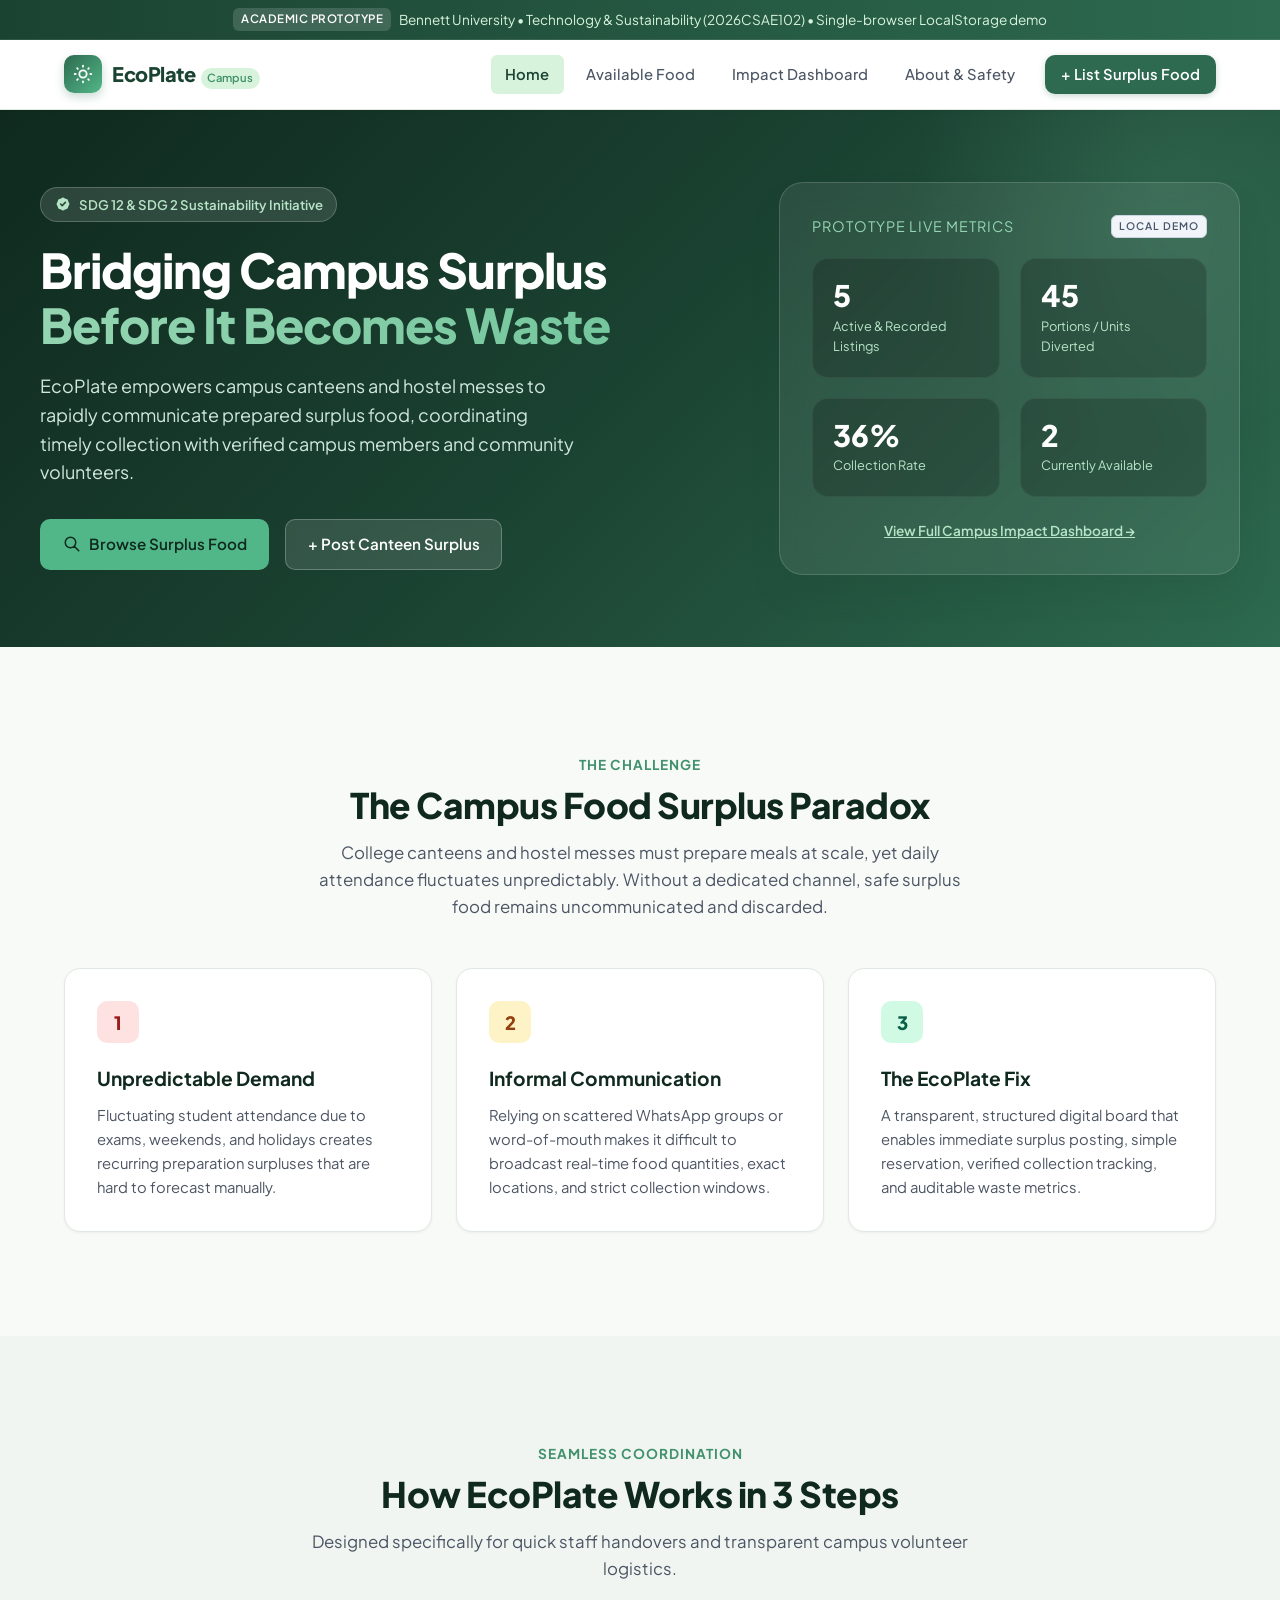
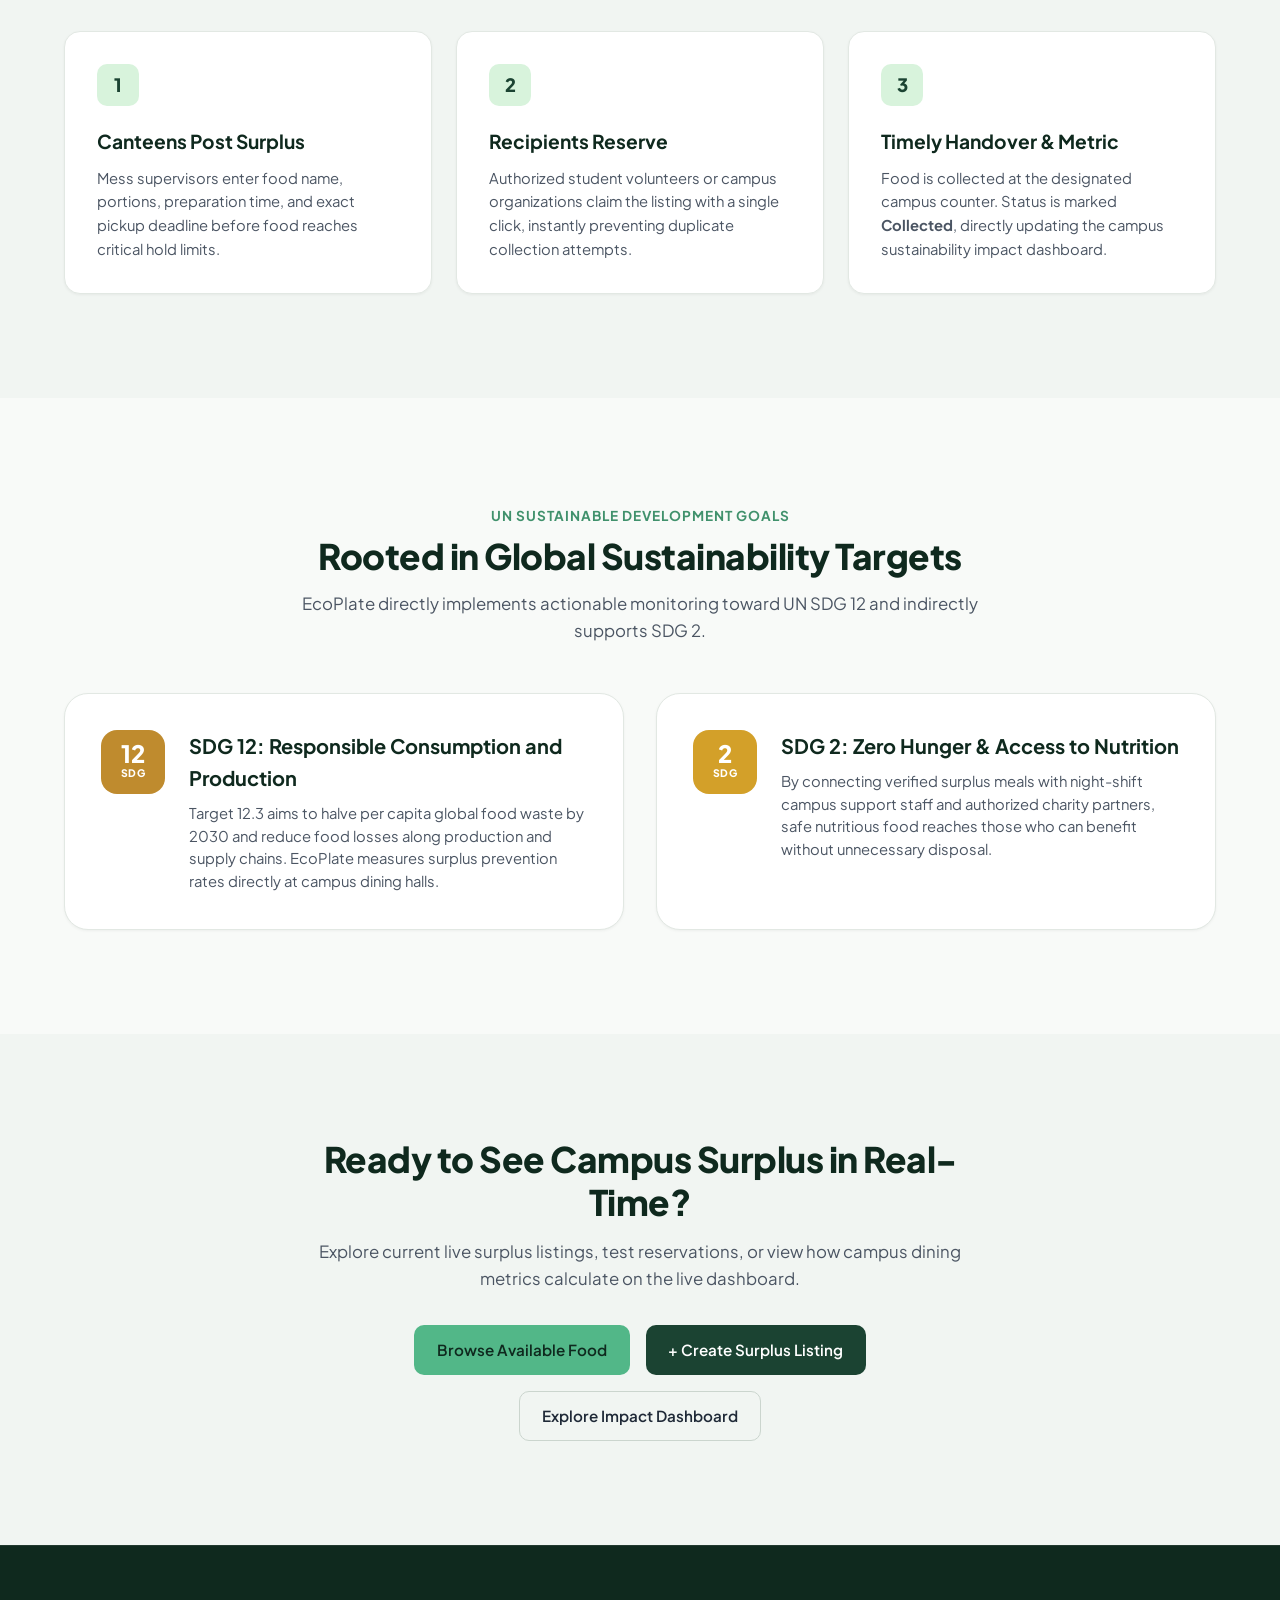
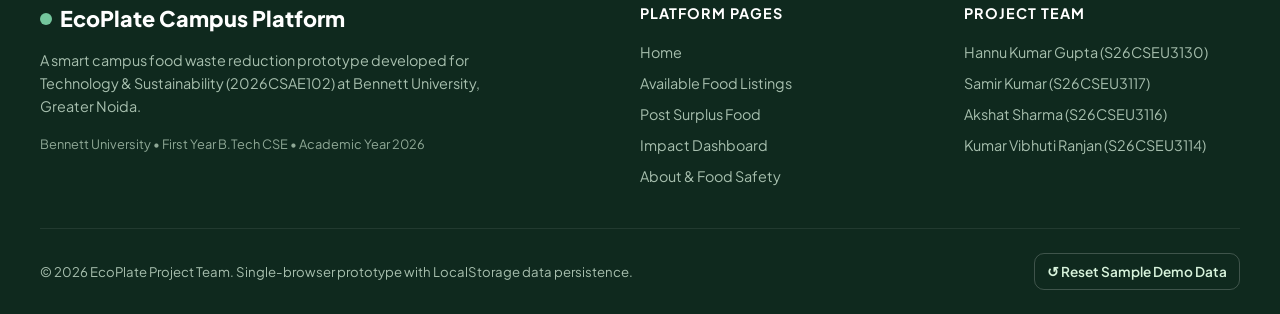
<file: index.html>
<!DOCTYPE html>
<html lang="en">
<head>
  <meta charset="UTF-8">
  <meta name="viewport" content="width=device-width, initial-scale=1.0">
  <title>EcoPlate — Smart Campus Food Waste Reduction Platform | Bennett University</title>
  <meta name="description" content="EcoPlate coordinates surplus food from Bennett University canteens and messes with authorized student volunteers and collection drives to minimize food waste.">
  
  <!-- Google Fonts: Plus Jakarta Sans -->
  <link rel="preconnect" href="https://fonts.googleapis.com">
  <link rel="preconnect" href="https://fonts.gstatic.com" crossorigin>
  <link href="https://fonts.googleapis.com/css2?family=Plus+Jakarta+Sans:wght@400;500;600;700;800&display=swap" rel="stylesheet">
  
  <!-- Main Stylesheet -->
  <link rel="stylesheet" href="css/styles.css">
</head>
<body>

  <!-- Academic Prototype Disclaimer Banner -->
  <div class="safety-banner">
    <strong>Academic Prototype</strong>
    <span>Bennett University • Technology & Sustainability (2026CSAE102) • Single-browser LocalStorage demo</span>
  </div>

  <!-- Header Navigation -->
  <header class="site-header">
    <div class="nav-container">
      <a href="index.html" class="brand-link" id="navBrand">
        <div class="brand-icon">
          <svg fill="none" stroke="currentColor" viewBox="0 0 24 24"><path stroke-linecap="round" stroke-linejoin="round" stroke-width="2" d="M12 3v1m0 16v1m9-9h-1M4 12H3m15.364 6.364l-.707-.707M6.343 6.343l-.707-.707m12.728 0l-.707.707M6.343 17.657l-.707.707M16 12a4 4 0 11-8 0 4 4 0 018 0z"/></svg>
        </div>
        <div class="brand-title">
          EcoPlate <span class="tag">Campus</span>
        </div>
      </a>

      <!-- Desktop & Mobile Navigation Links -->
      <nav>
        <ul class="nav-links">
          <li><a href="index.html" class="nav-link" id="navHome">Home</a></li>
          <li><a href="food.html" class="nav-link" id="navFood">Available Food</a></li>
          <li><a href="dashboard.html" class="nav-link" id="navDashboard">Impact Dashboard</a></li>
          <li><a href="about.html" class="nav-link" id="navAbout">About & Safety</a></li>
          <li><a href="add-listing.html" class="nav-link nav-btn-cta" id="navAddListing">+ List Surplus Food</a></li>
        </ul>
      </nav>

      <!-- Mobile Hamburger Toggle -->
      <button class="mobile-toggle" aria-label="Toggle navigation menu" id="mobileToggleBtn">
        <svg fill="none" stroke="currentColor" viewBox="0 0 24 24"><path stroke-linecap="round" stroke-linejoin="round" stroke-width="2" d="M4 6h16M4 12h16m-7 6h7"/></svg>
      </button>
    </div>
  </header>

  <main>
    <!-- Hero Section -->
    <section class="hero">
      <div class="hero-content">
        <div>
          <div class="hero-badge">
            <svg width="16" height="16" fill="currentColor" viewBox="0 0 20 20"><path fill-rule="evenodd" d="M6.267 3.455a3.066 3.066 0 001.745-.723 3.066 3.066 0 013.976 0 3.066 3.066 0 001.745.723 3.066 3.066 0 012.812 2.812c.051.643.304 1.254.723 1.745a3.066 3.066 0 010 3.976 3.066 3.066 0 00-.723 1.745 3.066 3.066 0 01-2.812 2.812 3.066 3.066 0 00-1.745.723 3.066 3.066 0 01-3.976 0 3.066 3.066 0 00-1.745-.723 3.066 3.066 0 01-2.812-2.812 3.066 3.066 0 00-.723-1.745 3.066 3.066 0 010-3.976 3.066 3.066 0 00.723-1.745 3.066 3.066 0 012.812-2.812zm7.44 5.252a1 1 0 00-1.414-1.414L9 10.586 7.707 9.293a1 1 0 00-1.414 1.414l2 2a1 1 0 001.414 0l4-4z" clip-rule="evenodd"/></svg>
            SDG 12 & SDG 2 Sustainability Initiative
          </div>
          <h1 class="hero-title">
            Bridging Campus Surplus <br><span class="highlight">Before It Becomes Waste</span>
          </h1>
          <p class="hero-subtitle">
            EcoPlate empowers campus canteens and hostel messes to rapidly communicate prepared surplus food, coordinating timely collection with verified campus members and community volunteers.
          </p>
          <div class="hero-actions">
            <a href="food.html" class="btn btn-primary" id="heroBtnBrowse">
              <svg fill="none" stroke="currentColor" viewBox="0 0 24 24"><path stroke-linecap="round" stroke-linejoin="round" stroke-width="2" d="M21 21l-6-6m2-5a7 7 0 11-14 0 7 7 0 0114 0z"/></svg>
              Browse Surplus Food
            </a>
            <a href="add-listing.html" class="btn btn-secondary" id="heroBtnAdd">
              + Post Canteen Surplus
            </a>
          </div>
        </div>

        <!-- Live Quick Stats Card -->
        <div class="hero-stats-card">
          <div class="hero-stats-title">
            <span>Prototype Live Metrics</span>
            <span class="badge-demo">Local Demo</span>
          </div>
          <div class="hero-stats-grid">
            <div class="stat-item">
              <div class="stat-value" id="heroStatListings">--</div>
              <div class="stat-label">Active & Recorded Listings</div>
            </div>
            <div class="stat-item">
              <div class="stat-value" id="heroStatCollected">--</div>
              <div class="stat-label">Portions / Units Diverted</div>
            </div>
            <div class="stat-item">
              <div class="stat-value" id="heroStatRate">--%</div>
              <div class="stat-label">Collection Rate</div>
            </div>
            <div class="stat-item">
              <div class="stat-value" id="heroStatAvailable">--</div>
              <div class="stat-label">Currently Available</div>
            </div>
          </div>
          <div style="margin-top: 1.25rem; text-align: center;">
            <a href="dashboard.html" style="color: var(--primary-200); font-size: 0.85rem; font-weight: 600; text-decoration: underline;">
              View Full Campus Impact Dashboard →
            </a>
          </div>
        </div>
      </div>
    </section>

    <!-- Problem Statement Section -->
    <section class="section">
      <div class="page-container">
        <div class="section-header">
          <span class="section-eyebrow">The Challenge</span>
          <h2 class="section-title">The Campus Food Surplus Paradox</h2>
          <p class="section-desc">
            College canteens and hostel messes must prepare meals at scale, yet daily attendance fluctuates unpredictably. Without a dedicated channel, safe surplus food remains uncommunicated and discarded.
          </p>
        </div>

        <div class="steps-grid">
          <div class="step-card">
            <div class="step-number" style="background:#fee2e2; color:#991b1b;">1</div>
            <h3 class="step-title">Unpredictable Demand</h3>
            <p>Fluctuating student attendance due to exams, weekends, and holidays creates recurring preparation surpluses that are hard to forecast manually.</p>
          </div>
          <div class="step-card">
            <div class="step-number" style="background:#fef3c7; color:#92400e;">2</div>
            <h3 class="step-title">Informal Communication</h3>
            <p>Relying on scattered WhatsApp groups or word-of-mouth makes it difficult to broadcast real-time food quantities, exact locations, and strict collection windows.</p>
          </div>
          <div class="step-card">
            <div class="step-number" style="background:#d1fae5; color:#065f46;">3</div>
            <h3 class="step-title">The EcoPlate Fix</h3>
            <p>A transparent, structured digital board that enables immediate surplus posting, simple reservation, verified collection tracking, and auditable waste metrics.</p>
          </div>
        </div>
      </div>
    </section>

    <!-- How It Works Section -->
    <section class="section section-alt">
      <div class="page-container">
        <div class="section-header">
          <span class="section-eyebrow">Seamless Coordination</span>
          <h2 class="section-title">How EcoPlate Works in 3 Steps</h2>
          <p class="section-desc">Designed specifically for quick staff handovers and transparent campus volunteer logistics.</p>
        </div>

        <div class="steps-grid">
          <div class="step-card">
            <div class="step-number">1</div>
            <h3 class="step-title">Canteens Post Surplus</h3>
            <p>Mess supervisors enter food name, portions, preparation time, and exact pickup deadline before food reaches critical hold limits.</p>
          </div>

          <div class="step-card">
            <div class="step-number">2</div>
            <h3 class="step-title">Recipients Reserve</h3>
            <p>Authorized student volunteers or campus organizations claim the listing with a single click, instantly preventing duplicate collection attempts.</p>
          </div>

          <div class="step-card">
            <div class="step-number">3</div>
            <h3 class="step-title">Timely Handover & Metric</h3>
            <p>Food is collected at the designated campus counter. Status is marked <strong>Collected</strong>, directly updating the campus sustainability impact dashboard.</p>
          </div>
        </div>
      </div>
    </section>

    <!-- SDG Alignment Section -->
    <section class="section">
      <div class="page-container">
        <div class="section-header">
          <span class="section-eyebrow">UN Sustainable Development Goals</span>
          <h2 class="section-title">Rooted in Global Sustainability Targets</h2>
          <p class="section-desc">EcoPlate directly implements actionable monitoring toward UN SDG 12 and indirectly supports SDG 2.</p>
        </div>

        <div class="sdg-grid">
          <div class="sdg-card">
            <div class="sdg-badge-icon sdg-12">
              <span class="sdg-number">12</span>
              <span class="sdg-label">SDG</span>
            </div>
            <div class="sdg-content">
              <h3>SDG 12: Responsible Consumption and Production</h3>
              <p>Target 12.3 aims to halve per capita global food waste by 2030 and reduce food losses along production and supply chains. EcoPlate measures surplus prevention rates directly at campus dining halls.</p>
            </div>
          </div>

          <div class="sdg-card">
            <div class="sdg-badge-icon sdg-2">
              <span class="sdg-number">2</span>
              <span class="sdg-label">SDG</span>
            </div>
            <div class="sdg-content">
              <h3>SDG 2: Zero Hunger & Access to Nutrition</h3>
              <p>By connecting verified surplus meals with night-shift campus support staff and authorized charity partners, safe nutritious food reaches those who can benefit without unnecessary disposal.</p>
            </div>
          </div>
        </div>
      </div>
    </section>

    <!-- Call to Action Banner -->
    <section class="section section-alt" style="text-align: center;">
      <div class="page-container" style="max-width:750px;">
        <h2 class="section-title" style="margin-bottom:1rem;">Ready to See Campus Surplus in Real-Time?</h2>
        <p class="section-desc" style="margin-bottom:2rem;">
          Explore current live surplus listings, test reservations, or view how campus dining metrics calculate on the live dashboard.
        </p>
        <div style="display:flex; justify-content:center; gap:1rem; flex-wrap:wrap;">
          <a href="food.html" class="btn btn-primary">Browse Available Food</a>
          <a href="add-listing.html" class="btn btn-solid-dark">+ Create Surplus Listing</a>
          <a href="dashboard.html" class="btn btn-outline">Explore Impact Dashboard</a>
        </div>
      </div>
    </section>
  </main>

  <!-- Site Footer -->
  <footer class="site-footer">
    <div class="footer-container">
      <div class="footer-top">
        <div class="footer-brand">
          <h4>
            <span style="display:inline-block; width:12px; height:12px; border-radius:50%; background:var(--primary-400);"></span>
            EcoPlate Campus Platform
          </h4>
          <p>
            A smart campus food waste reduction prototype developed for Technology & Sustainability (2026CSAE102) at Bennett University, Greater Noida.
          </p>
          <div style="margin-top:1rem; font-size:0.8rem; color:#8fa896;">
            Bennett University • First Year B.Tech CSE • Academic Year 2026
          </div>
        </div>

        <div class="footer-links">
          <h5>Platform Pages</h5>
          <ul>
            <li><a href="index.html">Home</a></li>
            <li><a href="food.html">Available Food Listings</a></li>
            <li><a href="add-listing.html">Post Surplus Food</a></li>
            <li><a href="dashboard.html">Impact Dashboard</a></li>
            <li><a href="about.html">About & Food Safety</a></li>
          </ul>
        </div>

        <div class="footer-links">
          <h5>Project Team</h5>
          <ul>
            <li>Hannu Kumar Gupta (S26CSEU3130)</li>
            <li>Samir Kumar (S26CSEU3117)</li>
            <li>Akshat Sharma (S26CSEU3116)</li>
            <li>Kumar Vibhuti Ranjan (S26CSEU3114)</li>
          </ul>
        </div>
      </div>

      <div class="footer-bottom">
        <div>
          © 2026 EcoPlate Project Team. Single-browser prototype with LocalStorage data persistence.
        </div>
        <div>
          <button id="btnResetDemo" class="btn btn-outline btn-sm" style="color:#d8f3dc; border-color:rgba(255,255,255,0.2);">
            ↺ Reset Sample Demo Data
          </button>
        </div>
      </div>
    </div>
  </footer>

  <!-- Scripts -->
  <script src="js/storage.js"></script>
  <script src="js/app.js"></script>
  <script>
    // Populate Hero Live Preview Metrics from LocalStorage
    document.addEventListener('DOMContentLoaded', () => {
      const stats = window.StorageEngine.getDashboardStats();
      const heroListings = document.getElementById('heroStatListings');
      const heroCollected = document.getElementById('heroStatCollected');
      const heroRate = document.getElementById('heroStatRate');
      const heroAvailable = document.getElementById('heroStatAvailable');

      if (heroListings) heroListings.textContent = stats.totalListings;
      if (heroCollected) heroCollected.textContent = stats.totalQuantityCollected;
      if (heroRate) heroRate.textContent = `${stats.collectionRate}%`;
      if (heroAvailable) heroAvailable.textContent = stats.availableCount;
    });
  </script>
</body>
</html>
</file>
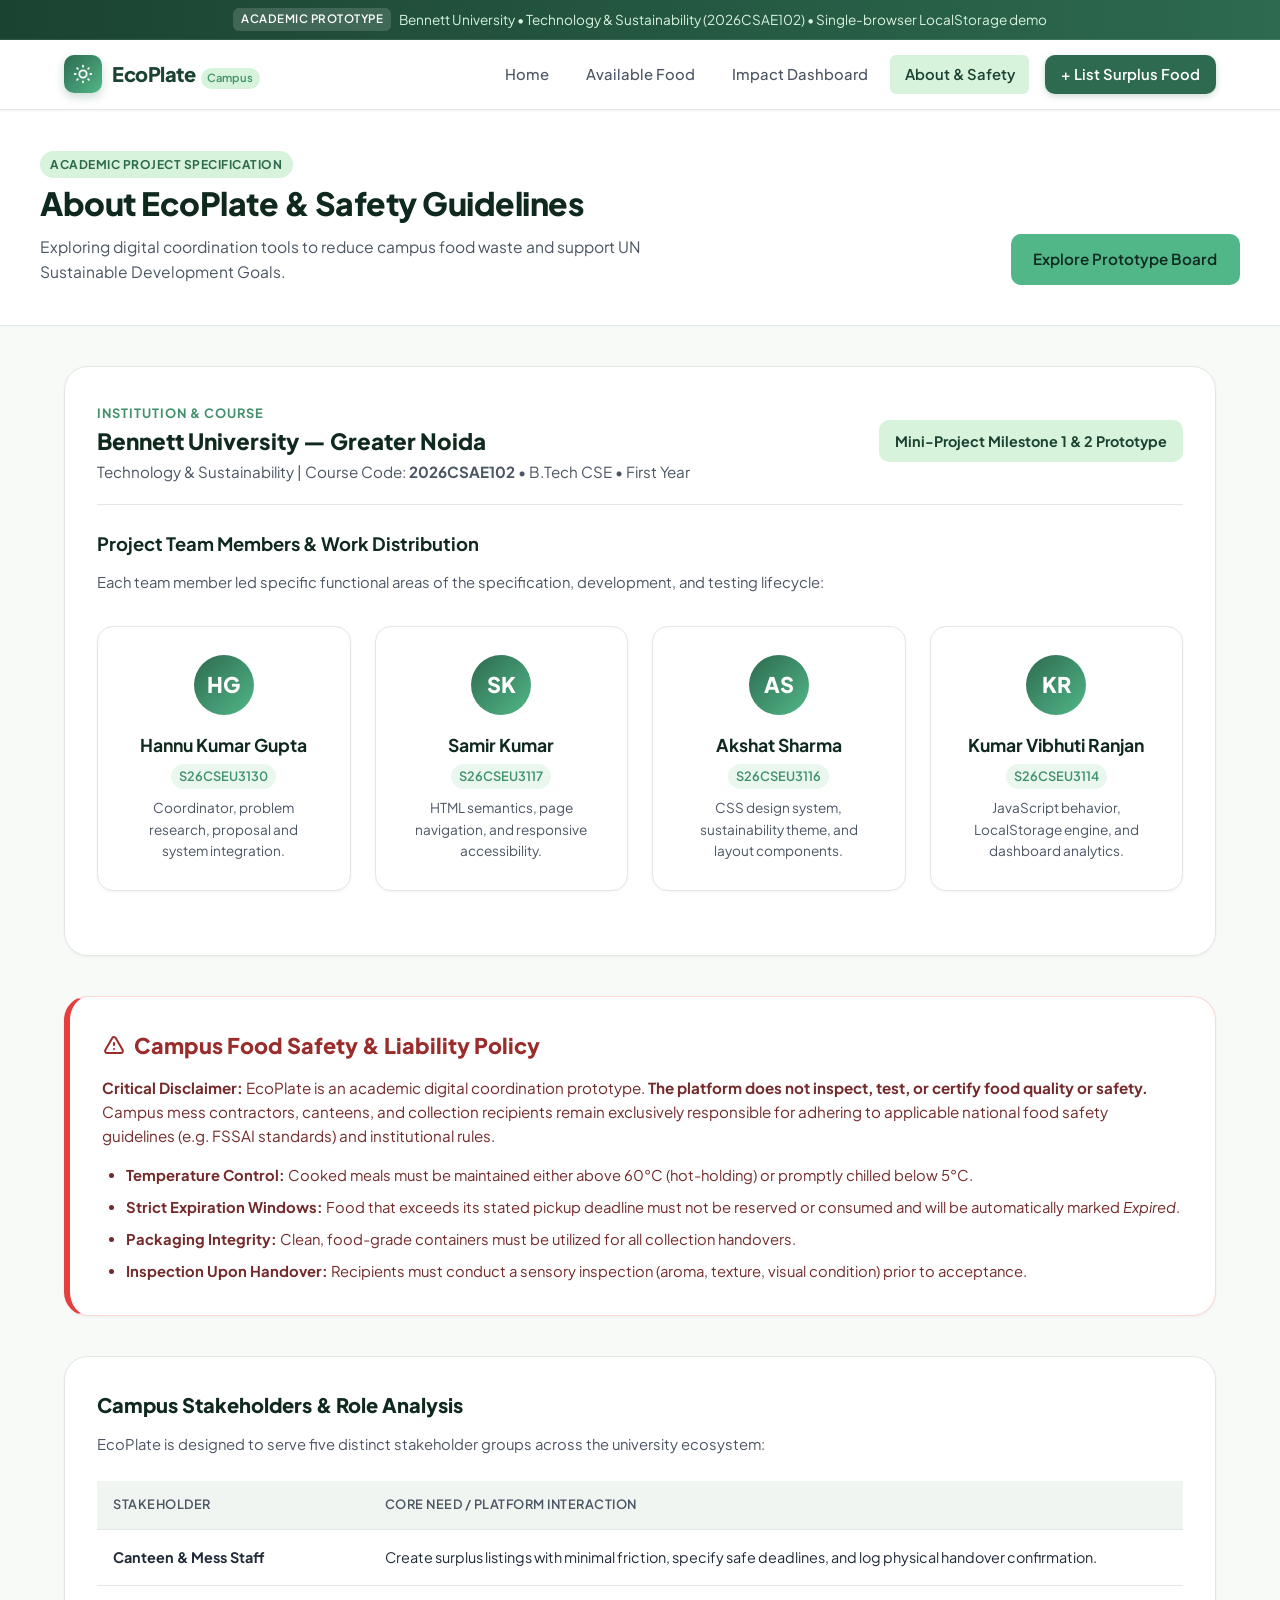
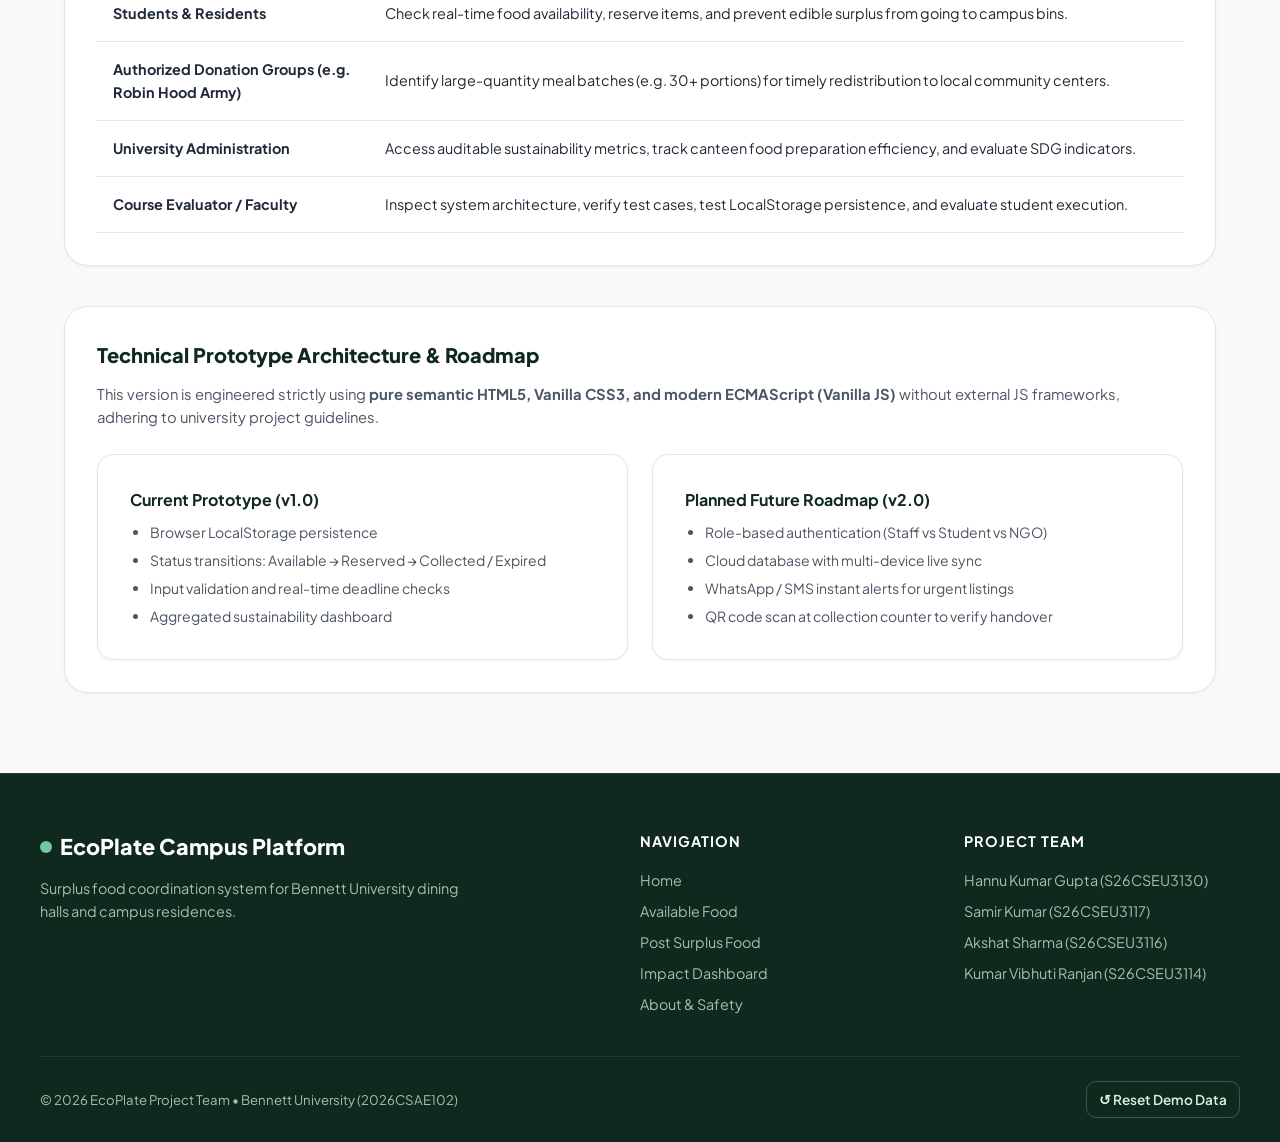
<file: about.html>
<!DOCTYPE html>
<html lang="en">
<head>
  <meta charset="UTF-8">
  <meta name="viewport" content="width=device-width, initial-scale=1.0">
  <title>About & Food Safety Guidelines — EcoPlate | Bennett University</title>
  <meta name="description" content="Learn about EcoPlate, our Bennett University team, project milestones, food safety guidelines, and SDG 12 sustainability alignment.">
  
  <link rel="preconnect" href="https://fonts.googleapis.com">
  <link rel="preconnect" href="https://fonts.gstatic.com" crossorigin>
  <link href="https://fonts.googleapis.com/css2?family=Plus+Jakarta+Sans:wght@400;500;600;700;800&display=swap" rel="stylesheet">
  
  <link rel="stylesheet" href="css/styles.css">
</head>
<body>

  <!-- Academic Prototype Disclaimer Banner -->
  <div class="safety-banner">
    <strong>Academic Prototype</strong>
    <span>Bennett University • Technology & Sustainability (2026CSAE102) • Single-browser LocalStorage demo</span>
  </div>

  <!-- Header Navigation -->
  <header class="site-header">
    <div class="nav-container">
      <a href="index.html" class="brand-link" id="navBrand">
        <div class="brand-icon">
          <svg fill="none" stroke="currentColor" viewBox="0 0 24 24"><path stroke-linecap="round" stroke-linejoin="round" stroke-width="2" d="M12 3v1m0 16v1m9-9h-1M4 12H3m15.364 6.364l-.707-.707M6.343 6.343l-.707-.707m12.728 0l-.707.707M6.343 17.657l-.707.707M16 12a4 4 0 11-8 0 4 4 0 018 0z"/></svg>
        </div>
        <div class="brand-title">
          EcoPlate <span class="tag">Campus</span>
        </div>
      </a>

      <nav>
        <ul class="nav-links">
          <li><a href="index.html" class="nav-link" id="navHome">Home</a></li>
          <li><a href="food.html" class="nav-link" id="navFood">Available Food</a></li>
          <li><a href="dashboard.html" class="nav-link" id="navDashboard">Impact Dashboard</a></li>
          <li><a href="about.html" class="nav-link active" id="navAbout">About & Safety</a></li>
          <li><a href="add-listing.html" class="nav-link nav-btn-cta" id="navAddListing">+ List Surplus Food</a></li>
        </ul>
      </nav>

      <button class="mobile-toggle" aria-label="Toggle navigation menu" id="mobileToggleBtn">
        <svg fill="none" stroke="currentColor" viewBox="0 0 24 24"><path stroke-linecap="round" stroke-linejoin="round" stroke-width="2" d="M4 6h16M4 12h16m-7 6h7"/></svg>
      </button>
    </div>
  </header>

  <main>
    <section class="page-header">
      <div class="page-header-content">
        <div>
          <span class="card-category">Academic Project Specification</span>
          <h1 class="page-header-title">About EcoPlate & Safety Guidelines</h1>
          <p class="page-header-subtitle">
            Exploring digital coordination tools to reduce campus food waste and support UN Sustainable Development Goals.
          </p>
        </div>
        <div>
          <a href="food.html" class="btn btn-primary">
            Explore Prototype Board
          </a>
        </div>
      </div>
    </section>

    <div class="page-container">
      
      <!-- Academic Information Banner -->
      <section style="background:white; border:1px solid var(--border-subtle); border-radius:var(--radius-xl); padding:2rem; margin-bottom:2.5rem; box-shadow:var(--shadow-sm);">
        <div style="display:flex; justify-content:space-between; align-items:center; flex-wrap:wrap; gap:1rem; border-bottom:1px solid var(--border-subtle); padding-bottom:1.25rem; margin-bottom:1.5rem;">
          <div>
            <span style="font-size:0.8rem; font-weight:700; color:var(--primary-600); text-transform:uppercase; letter-spacing:1px;">Institution & Course</span>
            <h2 style="font-size:1.4rem; font-weight:800; color:var(--primary-900);">Bennett University — Greater Noida</h2>
            <div style="color:var(--text-muted); font-size:0.95rem;">Technology & Sustainability | Course Code: <strong>2026CSAE102</strong> • B.Tech CSE • First Year</div>
          </div>
          <div style="background:var(--primary-100); color:var(--primary-800); padding:0.6rem 1rem; border-radius:var(--radius-md); font-weight:700; font-size:0.9rem;">
            Mini-Project Milestone 1 & 2 Prototype
          </div>
        </div>

        <h3 style="font-size:1.15rem; font-weight:700; color:var(--primary-900); margin-bottom:0.75rem;">Project Team Members & Work Distribution</h3>
        <p style="color:var(--text-muted); font-size:0.925rem; margin-bottom:1.5rem;">
          Each team member led specific functional areas of the specification, development, and testing lifecycle:
        </p>

        <div class="team-grid">
          <!-- Member 1: Hannu Kumar Gupta -->
          <div class="team-card">
            <div class="team-avatar">HG</div>
            <h4 class="team-name">Hannu Kumar Gupta</h4>
            <span class="team-enroll">S26CSEU3130</span>
            <p class="team-role">Coordinator, problem research, proposal and system integration.</p>
          </div>

          <!-- Member 2: Samir Kumar -->
          <div class="team-card">
            <div class="team-avatar">SK</div>
            <h4 class="team-name">Samir Kumar</h4>
            <span class="team-enroll">S26CSEU3117</span>
            <p class="team-role">HTML semantics, page navigation, and responsive accessibility.</p>
          </div>

          <!-- Member 3: Akshat Sharma -->
          <div class="team-card">
            <div class="team-avatar">AS</div>
            <h4 class="team-name">Akshat Sharma</h4>
            <span class="team-enroll">S26CSEU3116</span>
            <p class="team-role">CSS design system, sustainability theme, and layout components.</p>
          </div>

          <!-- Member 4: Kumar Vibhuti Ranjan -->
          <div class="team-card">
            <div class="team-avatar">KR</div>
            <h4 class="team-name">Kumar Vibhuti Ranjan</h4>
            <span class="team-enroll">S26CSEU3114</span>
            <p class="team-role">JavaScript behavior, LocalStorage engine, and dashboard analytics.</p>
          </div>
        </div>
      </section>

      <!-- Food Safety & Hygiene Guidelines (Section 2 & 13) -->
      <section style="background:white; border:1px solid #fed7d7; border-left:6px solid #e53e3e; border-radius:var(--radius-xl); padding:2rem; margin-bottom:2.5rem; box-shadow:var(--shadow-sm);">
        <h3 style="color:#9b2c2c; font-size:1.35rem; font-weight:800; margin-bottom:0.75rem; display:flex; align-items:center; gap:0.5rem;">
          <svg width="24" height="24" fill="none" stroke="currentColor" viewBox="0 0 24 24"><path stroke-linecap="round" stroke-linejoin="round" stroke-width="2" d="M12 9v2m0 4h.01m-6.938 4h13.856c1.54 0 2.502-1.667 1.732-3L13.732 4c-.77-1.333-2.694-1.333-3.464 0L3.34 16c-.77 1.333.192 3 1.732 3z"/></svg>
          Campus Food Safety & Liability Policy
        </h3>
        
        <p style="color:#742a2a; font-size:0.95rem; line-height:1.6; margin-bottom:1rem;">
          <strong>Critical Disclaimer:</strong> EcoPlate is an academic digital coordination prototype. <strong>The platform does not inspect, test, or certify food quality or safety.</strong> Campus mess contractors, canteens, and collection recipients remain exclusively responsible for adhering to applicable national food safety guidelines (e.g. FSSAI standards) and institutional rules.
        </p>

        <ul style="color:#742a2a; font-size:0.925rem; margin-left:1.5rem; display:flex; flex-direction:column; gap:0.5rem;">
          <li><strong>Temperature Control:</strong> Cooked meals must be maintained either above 60°C (hot-holding) or promptly chilled below 5°C.</li>
          <li><strong>Strict Expiration Windows:</strong> Food that exceeds its stated pickup deadline must not be reserved or consumed and will be automatically marked <em>Expired</em>.</li>
          <li><strong>Packaging Integrity:</strong> Clean, food-grade containers must be utilized for all collection handovers.</li>
          <li><strong>Inspection Upon Handover:</strong> Recipients must conduct a sensory inspection (aroma, texture, visual condition) prior to acceptance.</li>
        </ul>
      </section>

      <!-- Target Stakeholder Table (Section 4) -->
      <section style="background:white; border:1px solid var(--border-subtle); border-radius:var(--radius-xl); padding:2rem; margin-bottom:2.5rem; box-shadow:var(--shadow-sm);">
        <h3 style="font-size:1.25rem; font-weight:800; color:var(--primary-900); margin-bottom:0.75rem;">
          Campus Stakeholders & Role Analysis
        </h3>
        <p style="color:var(--text-muted); font-size:0.925rem; margin-bottom:1.5rem;">
          EcoPlate is designed to serve five distinct stakeholder groups across the university ecosystem:
        </p>

        <div class="activity-table-wrapper">
          <table class="data-table">
            <thead>
              <tr>
                <th style="width:25%;">Stakeholder</th>
                <th>Core Need / Platform Interaction</th>
              </tr>
            </thead>
            <tbody>
              <tr>
                <td><strong>Canteen & Mess Staff</strong></td>
                <td>Create surplus listings with minimal friction, specify safe deadlines, and log physical handover confirmation.</td>
              </tr>
              <tr>
                <td><strong>Students & Residents</strong></td>
                <td>Check real-time food availability, reserve items, and prevent edible surplus from going to campus bins.</td>
              </tr>
              <tr>
                <td><strong>Authorized Donation Groups (e.g. Robin Hood Army)</strong></td>
                <td>Identify large-quantity meal batches (e.g. 30+ portions) for timely redistribution to local community centers.</td>
              </tr>
              <tr>
                <td><strong>University Administration</strong></td>
                <td>Access auditable sustainability metrics, track canteen food preparation efficiency, and evaluate SDG indicators.</td>
              </tr>
              <tr>
                <td><strong>Course Evaluator / Faculty</strong></td>
                <td>Inspect system architecture, verify test cases, test LocalStorage persistence, and evaluate student execution.</td>
              </tr>
            </tbody>
          </table>
        </div>
      </section>

      <!-- Technical Architecture & Limitations (Section 11) -->
      <section style="background:white; border:1px solid var(--border-subtle); border-radius:var(--radius-xl); padding:2rem; margin-bottom:2.5rem; box-shadow:var(--shadow-sm);">
        <h3 style="font-size:1.25rem; font-weight:800; color:var(--primary-900); margin-bottom:0.75rem;">
          Technical Prototype Architecture & Roadmap
        </h3>
        <p style="color:var(--text-muted); font-size:0.925rem; margin-bottom:1.25rem;">
          This version is engineered strictly using <strong>pure semantic HTML5, Vanilla CSS3, and modern ECMAScript (Vanilla JS)</strong> without external JS frameworks, adhering to university project guidelines.
        </p>

        <div class="steps-grid" style="margin-top:1.5rem;">
          <div class="step-card">
            <h4 style="font-weight:700; color:var(--primary-900); margin-bottom:0.5rem;">Current Prototype (v1.0)</h4>
            <ul style="font-size:0.875rem; color:var(--text-muted); margin-left:1.25rem; display:flex; flex-direction:column; gap:0.35rem;">
              <li>Browser LocalStorage persistence</li>
              <li>Status transitions: Available → Reserved → Collected / Expired</li>
              <li>Input validation and real-time deadline checks</li>
              <li>Aggregated sustainability dashboard</li>
            </ul>
          </div>

          <div class="step-card">
            <h4 style="font-weight:700; color:var(--primary-900); margin-bottom:0.5rem;">Planned Future Roadmap (v2.0)</h4>
            <ul style="font-size:0.875rem; color:var(--text-muted); margin-left:1.25rem; display:flex; flex-direction:column; gap:0.35rem;">
              <li>Role-based authentication (Staff vs Student vs NGO)</li>
              <li>Cloud database with multi-device live sync</li>
              <li>WhatsApp / SMS instant alerts for urgent listings</li>
              <li>QR code scan at collection counter to verify handover</li>
            </ul>
          </div>
        </div>
      </section>

    </div>
  </main>

  <!-- Site Footer -->
  <footer class="site-footer">
    <div class="footer-container">
      <div class="footer-top">
        <div class="footer-brand">
          <h4>
            <span style="display:inline-block; width:12px; height:12px; border-radius:50%; background:var(--primary-400);"></span>
            EcoPlate Campus Platform
          </h4>
          <p>
            Surplus food coordination system for Bennett University dining halls and campus residences.
          </p>
        </div>

        <div class="footer-links">
          <h5>Navigation</h5>
          <ul>
            <li><a href="index.html">Home</a></li>
            <li><a href="food.html">Available Food</a></li>
            <li><a href="add-listing.html">Post Surplus Food</a></li>
            <li><a href="dashboard.html">Impact Dashboard</a></li>
            <li><a href="about.html">About & Safety</a></li>
          </ul>
        </div>

        <div class="footer-links">
          <h5>Project Team</h5>
          <ul>
            <li>Hannu Kumar Gupta (S26CSEU3130)</li>
            <li>Samir Kumar (S26CSEU3117)</li>
            <li>Akshat Sharma (S26CSEU3116)</li>
            <li>Kumar Vibhuti Ranjan (S26CSEU3114)</li>
          </ul>
        </div>
      </div>

      <div class="footer-bottom">
        <div>
          © 2026 EcoPlate Project Team • Bennett University (2026CSAE102)
        </div>
        <div>
          <button id="btnResetDemo" class="btn btn-outline btn-sm" style="color:#d8f3dc; border-color:rgba(255,255,255,0.2);">
            ↺ Reset Demo Data
          </button>
        </div>
      </div>
    </div>
  </footer>

  <!-- Scripts -->
  <script src="js/storage.js"></script>
  <script src="js/app.js"></script>
</body>
</html>
</file>
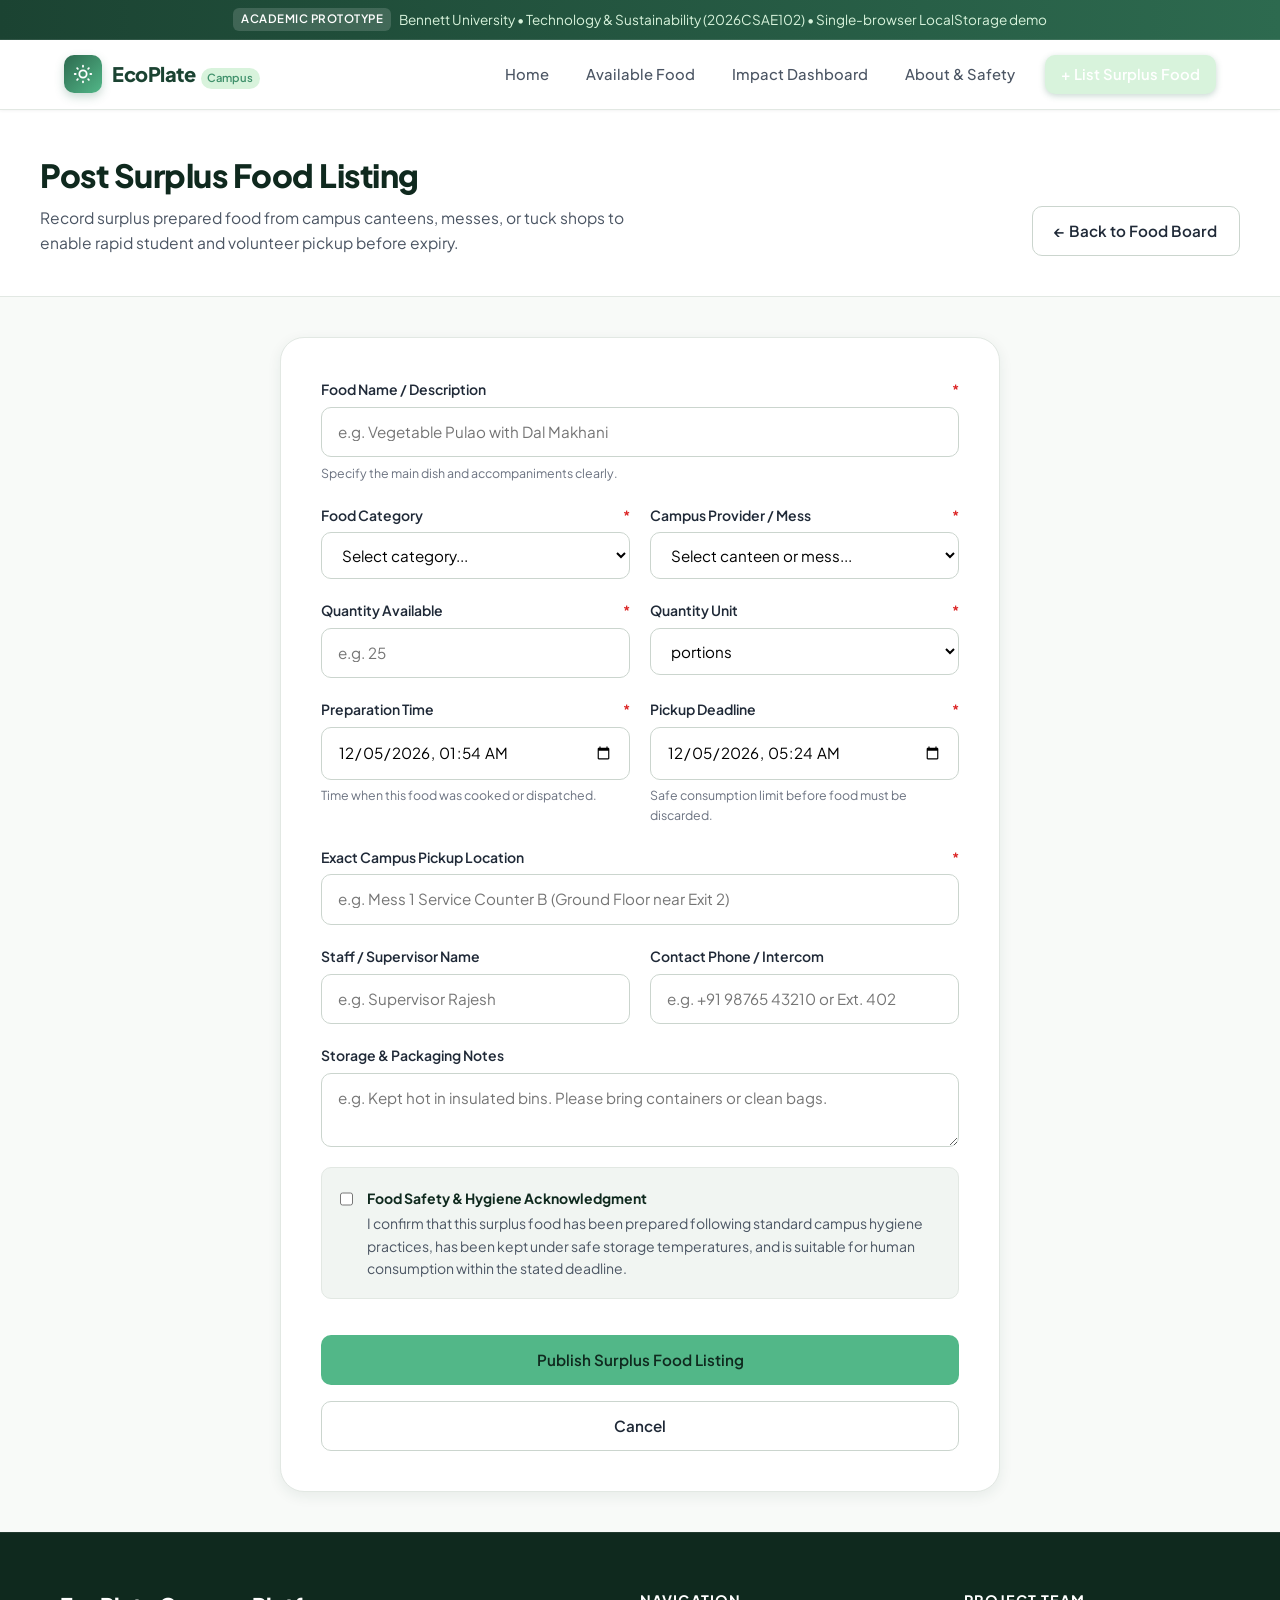
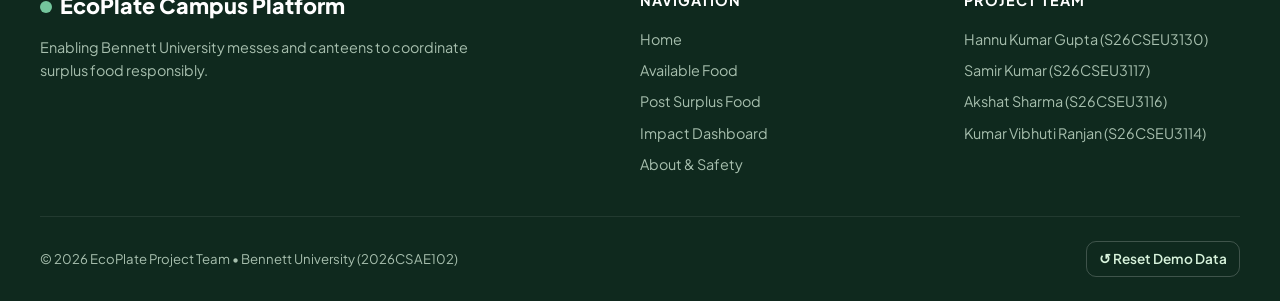
<file: add-listing.html>
<!DOCTYPE html>
<html lang="en">
<head>
  <meta charset="UTF-8">
  <meta name="viewport" content="width=device-width, initial-scale=1.0">
  <title>Add Surplus Food Listing — EcoPlate | Bennett University</title>
  <meta name="description" content="Add a new campus canteen surplus food listing with portion details, preparation time, and collection deadline.">
  
  <link rel="preconnect" href="https://fonts.googleapis.com">
  <link rel="preconnect" href="https://fonts.gstatic.com" crossorigin>
  <link href="https://fonts.googleapis.com/css2?family=Plus+Jakarta+Sans:wght@400;500;600;700;800&display=swap" rel="stylesheet">
  
  <link rel="stylesheet" href="css/styles.css">
</head>
<body>

  <!-- Academic Prototype Disclaimer Banner -->
  <div class="safety-banner">
    <strong>Academic Prototype</strong>
    <span>Bennett University • Technology & Sustainability (2026CSAE102) • Single-browser LocalStorage demo</span>
  </div>

  <!-- Header Navigation -->
  <header class="site-header">
    <div class="nav-container">
      <a href="index.html" class="brand-link" id="navBrand">
        <div class="brand-icon">
          <svg fill="none" stroke="currentColor" viewBox="0 0 24 24"><path stroke-linecap="round" stroke-linejoin="round" stroke-width="2" d="M12 3v1m0 16v1m9-9h-1M4 12H3m15.364 6.364l-.707-.707M6.343 6.343l-.707-.707m12.728 0l-.707.707M6.343 17.657l-.707.707M16 12a4 4 0 11-8 0 4 4 0 018 0z"/></svg>
        </div>
        <div class="brand-title">
          EcoPlate <span class="tag">Campus</span>
        </div>
      </a>

      <nav>
        <ul class="nav-links">
          <li><a href="index.html" class="nav-link" id="navHome">Home</a></li>
          <li><a href="food.html" class="nav-link" id="navFood">Available Food</a></li>
          <li><a href="dashboard.html" class="nav-link" id="navDashboard">Impact Dashboard</a></li>
          <li><a href="about.html" class="nav-link" id="navAbout">About & Safety</a></li>
          <li><a href="add-listing.html" class="nav-link nav-btn-cta active" id="navAddListing">+ List Surplus Food</a></li>
        </ul>
      </nav>

      <button class="mobile-toggle" aria-label="Toggle navigation menu" id="mobileToggleBtn">
        <svg fill="none" stroke="currentColor" viewBox="0 0 24 24"><path stroke-linecap="round" stroke-linejoin="round" stroke-width="2" d="M4 6h16M4 12h16m-7 6h7"/></svg>
      </button>
    </div>
  </header>

  <main>
    <section class="page-header">
      <div class="page-header-content">
        <div>
          <h1 class="page-header-title">Post Surplus Food Listing</h1>
          <p class="page-header-subtitle">
            Record surplus prepared food from campus canteens, messes, or tuck shops to enable rapid student and volunteer pickup before expiry.
          </p>
        </div>
        <div>
          <a href="food.html" class="btn btn-outline">
            ← Back to Food Board
          </a>
        </div>
      </div>
    </section>

    <div class="page-container">
      <div class="form-container">
        <form id="addListingForm" novalidate>
          <div class="form-grid">

            <!-- Food Name -->
            <div class="form-group full-width">
              <label for="foodName" class="form-label">
                Food Name / Description <span class="required">*</span>
              </label>
              <input 
                type="text" 
                id="foodName" 
                name="foodName" 
                class="form-input" 
                placeholder="e.g. Vegetable Pulao with Dal Makhani" 
                required
              />
              <span class="field-error" id="foodNameError">Please enter the food name (minimum 3 characters).</span>
              <span class="field-hint">Specify the main dish and accompaniments clearly.</span>
            </div>

            <!-- Category -->
            <div class="form-group">
              <label for="category" class="form-label">
                Food Category <span class="required">*</span>
              </label>
              <select id="category" name="category" class="form-select" required>
                <option value="">Select category...</option>
                <option value="Meal">Meal (Cooked Food)</option>
                <option value="Bakery">Bakery / Breads</option>
                <option value="Fruit/Vegetable">Fruit / Vegetable</option>
                <option value="Packaged Food">Packaged Food</option>
                <option value="Snacks">Snacks & Evening Items</option>
              </select>
              <span class="field-error" id="categoryError">Please select a category.</span>
            </div>

            <!-- Provider / Mess Name -->
            <div class="form-group">
              <label for="provider" class="form-label">
                Campus Provider / Mess <span class="required">*</span>
              </label>
              <select id="provider" name="provider" class="form-select" required>
                <option value="">Select canteen or mess...</option>
                <option value="Mess 1 (Dining Hall Ground Floor)">Mess 1 (Dining Hall Ground Floor)</option>
                <option value="Mess 1 (Dining Hall 1st Floor)">Mess 1 (Dining Hall 1st Floor)</option>
                <option value="Mess 2 (North Hostel Wing)">Mess 2 (North Hostel Wing)</option>
                <option value="Campus Tuck Shop & Bakery">Campus Tuck Shop & Bakery</option>
                <option value="Cafeteria C-Block">Cafeteria C-Block</option>
                <option value="Night Canteen (Student Center)">Night Canteen (Student Center)</option>
              </select>
              <span class="field-error" id="providerError">Please select or enter the provider.</span>
            </div>

            <!-- Quantity -->
            <div class="form-group">
              <label for="quantity" class="form-label">
                Quantity Available <span class="required">*</span>
              </label>
              <input 
                type="number" 
                id="quantity" 
                name="quantity" 
                class="form-input" 
                placeholder="e.g. 25" 
                min="1" 
                step="1"
                required
              />
              <span class="field-error" id="quantityError">Quantity must be a positive number greater than 0.</span>
            </div>

            <!-- Quantity Unit -->
            <div class="form-group">
              <label for="unit" class="form-label">
                Quantity Unit <span class="required">*</span>
              </label>
              <select id="unit" name="unit" class="form-select" required>
                <option value="portions">portions</option>
                <option value="meals">meals / plates</option>
                <option value="kg">kg (kilograms)</option>
                <option value="boxes">boxes / packets</option>
              </select>
              <span class="field-error" id="unitError">Please select a valid unit.</span>
            </div>

            <!-- Preparation Time -->
            <div class="form-group">
              <label for="preparedAt" class="form-label">
                Preparation Time <span class="required">*</span>
              </label>
              <input 
                type="datetime-local" 
                id="preparedAt" 
                name="preparedAt" 
                class="form-input" 
                required
              />
              <span class="field-error" id="preparedAtError">Please provide preparation date and time.</span>
              <span class="field-hint">Time when this food was cooked or dispatched.</span>
            </div>

            <!-- Pickup Deadline -->
            <div class="form-group">
              <label for="pickupDeadline" class="form-label">
                Pickup Deadline <span class="required">*</span>
              </label>
              <input 
                type="datetime-local" 
                id="pickupDeadline" 
                name="pickupDeadline" 
                class="form-input" 
                required
              />
              <span class="field-error" id="pickupDeadlineError">Pickup deadline must be in the future and after preparation time.</span>
              <span class="field-hint">Safe consumption limit before food must be discarded.</span>
            </div>

            <!-- Pickup Location -->
            <div class="form-group full-width">
              <label for="pickupLocation" class="form-label">
                Exact Campus Pickup Location <span class="required">*</span>
              </label>
              <input 
                type="text" 
                id="pickupLocation" 
                name="pickupLocation" 
                class="form-input" 
                placeholder="e.g. Mess 1 Service Counter B (Ground Floor near Exit 2)" 
                required
              />
              <span class="field-error" id="pickupLocationError">Please provide the exact campus pickup spot.</span>
            </div>

            <!-- Contact Person (Optional) -->
            <div class="form-group">
              <label for="contactPerson" class="form-label">
                Staff / Supervisor Name
              </label>
              <input 
                type="text" 
                id="contactPerson" 
                name="contactPerson" 
                class="form-input" 
                placeholder="e.g. Supervisor Rajesh"
              />
            </div>

            <!-- Contact Phone (Optional) -->
            <div class="form-group">
              <label for="contactPhone" class="form-label">
                Contact Phone / Intercom
              </label>
              <input 
                type="tel" 
                id="contactPhone" 
                name="contactPhone" 
                class="form-input" 
                placeholder="e.g. +91 98765 43210 or Ext. 402"
              />
            </div>

            <!-- Notes / Packaging details -->
            <div class="form-group full-width">
              <label for="notes" class="form-label">
                Storage & Packaging Notes
              </label>
              <textarea 
                id="notes" 
                name="notes" 
                class="form-textarea" 
                rows="2" 
                placeholder="e.g. Kept hot in insulated bins. Please bring containers or clean bags."
              ></textarea>
            </div>

            <!-- Food Safety Declaration Checkbox -->
            <div class="form-group full-width">
              <label class="checkbox-card">
                <input type="checkbox" id="safetyDeclaration" required />
                <div class="checkbox-card-content">
                  <strong>Food Safety & Hygiene Acknowledgment</strong>
                  I confirm that this surplus food has been prepared following standard campus hygiene practices, has been kept under safe storage temperatures, and is suitable for human consumption within the stated deadline.
                </div>
              </label>
              <span class="field-error" id="safetyDeclarationError">You must accept the food safety acknowledgment before posting.</span>
            </div>

            <!-- Action Buttons -->
            <div class="form-group full-width" style="display:flex; gap:1rem; margin-top:1rem;">
              <button type="submit" class="btn btn-primary" style="flex:1;" id="btnSubmitListing">
                Publish Surplus Food Listing
              </button>
              <a href="food.html" class="btn btn-outline" style="flex:0 0 auto;">
                Cancel
              </a>
            </div>

          </div>
        </form>
      </div>
    </div>
  </main>

  <!-- Site Footer -->
  <footer class="site-footer">
    <div class="footer-container">
      <div class="footer-top">
        <div class="footer-brand">
          <h4>
            <span style="display:inline-block; width:12px; height:12px; border-radius:50%; background:var(--primary-400);"></span>
            EcoPlate Campus Platform
          </h4>
          <p>
            Enabling Bennett University messes and canteens to coordinate surplus food responsibly.
          </p>
        </div>

        <div class="footer-links">
          <h5>Navigation</h5>
          <ul>
            <li><a href="index.html">Home</a></li>
            <li><a href="food.html">Available Food</a></li>
            <li><a href="add-listing.html">Post Surplus Food</a></li>
            <li><a href="dashboard.html">Impact Dashboard</a></li>
            <li><a href="about.html">About & Safety</a></li>
          </ul>
        </div>

        <div class="footer-links">
          <h5>Project Team</h5>
          <ul>
            <li>Hannu Kumar Gupta (S26CSEU3130)</li>
            <li>Samir Kumar (S26CSEU3117)</li>
            <li>Akshat Sharma (S26CSEU3116)</li>
            <li>Kumar Vibhuti Ranjan (S26CSEU3114)</li>
          </ul>
        </div>
      </div>

      <div class="footer-bottom">
        <div>
          © 2026 EcoPlate Project Team • Bennett University (2026CSAE102)
        </div>
        <div>
          <button id="btnResetDemo" class="btn btn-outline btn-sm" style="color:#d8f3dc; border-color:rgba(255,255,255,0.2);">
            ↺ Reset Demo Data
          </button>
        </div>
      </div>
    </div>
  </footer>

  <!-- Scripts -->
  <script src="js/storage.js"></script>
  <script src="js/app.js"></script>
  <script>
    // Pre-populate sensible default times (e.g. prepared 30m ago, pickup deadline 3h from now)
    document.addEventListener('DOMContentLoaded', () => {
      const now = new Date();
      const preparedTime = new Date(now.getTime() - 30 * 60 * 1000);
      const deadlineTime = new Date(now.getTime() + 3 * 60 * 60 * 1000);

      const toLocalISO = (d) => {
        const offset = d.getTimezoneOffset() * 60000;
        return new Date(d.getTime() - offset).toISOString().slice(0, 16);
      };

      const prepInput = document.getElementById('preparedAt');
      const deadlineInput = document.getElementById('pickupDeadline');
      if (prepInput) prepInput.value = toLocalISO(preparedTime);
      if (deadlineInput) deadlineInput.value = toLocalISO(deadlineTime);

      // Form submission validation
      const form = document.getElementById('addListingForm');
      form.addEventListener('submit', (e) => {
        e.preventDefault();
        
        let isValid = true;

        // Reset errors
        document.querySelectorAll('.field-error').forEach(el => el.classList.remove('visible'));
        document.querySelectorAll('.form-input, .form-select').forEach(el => el.classList.remove('is-invalid'));

        // Validate Food Name
        const foodName = document.getElementById('foodName');
        if (!foodName.value.trim() || foodName.value.trim().length < 3) {
          foodName.classList.add('is-invalid');
          document.getElementById('foodNameError').classList.add('visible');
          isValid = false;
        }

        // Validate Category
        const category = document.getElementById('category');
        if (!category.value) {
          category.classList.add('is-invalid');
          document.getElementById('categoryError').classList.add('visible');
          isValid = false;
        }

        // Validate Provider
        const provider = document.getElementById('provider');
        if (!provider.value.trim()) {
          provider.classList.add('is-invalid');
          document.getElementById('providerError').classList.add('visible');
          isValid = false;
        }

        // Validate Quantity
        const quantity = document.getElementById('quantity');
        const qtyNum = Number(quantity.value);
        if (isNaN(qtyNum) || qtyNum <= 0) {
          quantity.classList.add('is-invalid');
          document.getElementById('quantityError').classList.add('visible');
          isValid = false;
        }

        // Validate Prepared Time
        const preparedAt = document.getElementById('preparedAt');
        if (!preparedAt.value) {
          preparedAt.classList.add('is-invalid');
          document.getElementById('preparedAtError').classList.add('visible');
          isValid = false;
        }

        // Validate Pickup Deadline: must be future and > preparedAt
        const pickupDeadline = document.getElementById('pickupDeadline');
        const nowMs = new Date().getTime();
        const deadlineMs = new Date(pickupDeadline.value).getTime();
        const prepMs = new Date(preparedAt.value).getTime();

        if (!pickupDeadline.value || isNaN(deadlineMs) || deadlineMs <= nowMs || deadlineMs <= prepMs) {
          pickupDeadline.classList.add('is-invalid');
          document.getElementById('pickupDeadlineError').classList.add('visible');
          isValid = false;
        }

        // Validate Location
        const pickupLocation = document.getElementById('pickupLocation');
        if (!pickupLocation.value.trim()) {
          pickupLocation.classList.add('is-invalid');
          document.getElementById('pickupLocationError').classList.add('visible');
          isValid = false;
        }

        // Validate Checkbox
        const safetyDeclaration = document.getElementById('safetyDeclaration');
        if (!safetyDeclaration.checked) {
          document.getElementById('safetyDeclarationError').classList.add('visible');
          isValid = false;
        }

        if (!isValid) {
          window.showToast('Please correct the highlighted form errors.', 'error');
          return;
        }

        // Construct Listing Data Object
        const newListingData = {
          foodName: foodName.value,
          category: category.value,
          quantity: qtyNum,
          unit: document.getElementById('unit').value,
          provider: provider.value,
          preparedAt: new Date(preparedAt.value).toISOString(),
          pickupDeadline: new Date(pickupDeadline.value).toISOString(),
          pickupLocation: pickupLocation.value,
          contactPerson: document.getElementById('contactPerson').value,
          contactPhone: document.getElementById('contactPhone').value,
          notes: document.getElementById('notes').value
        };

        const created = window.StorageEngine.addListing(newListingData);
        window.showToast(`Listing "${created.foodName}" successfully published!`, 'success');

        // Redirect to food board after brief moment
        setTimeout(() => {
          window.location.href = 'food.html';
        }, 800);
      });
    });
  </script>
</body>
</html>
</file>
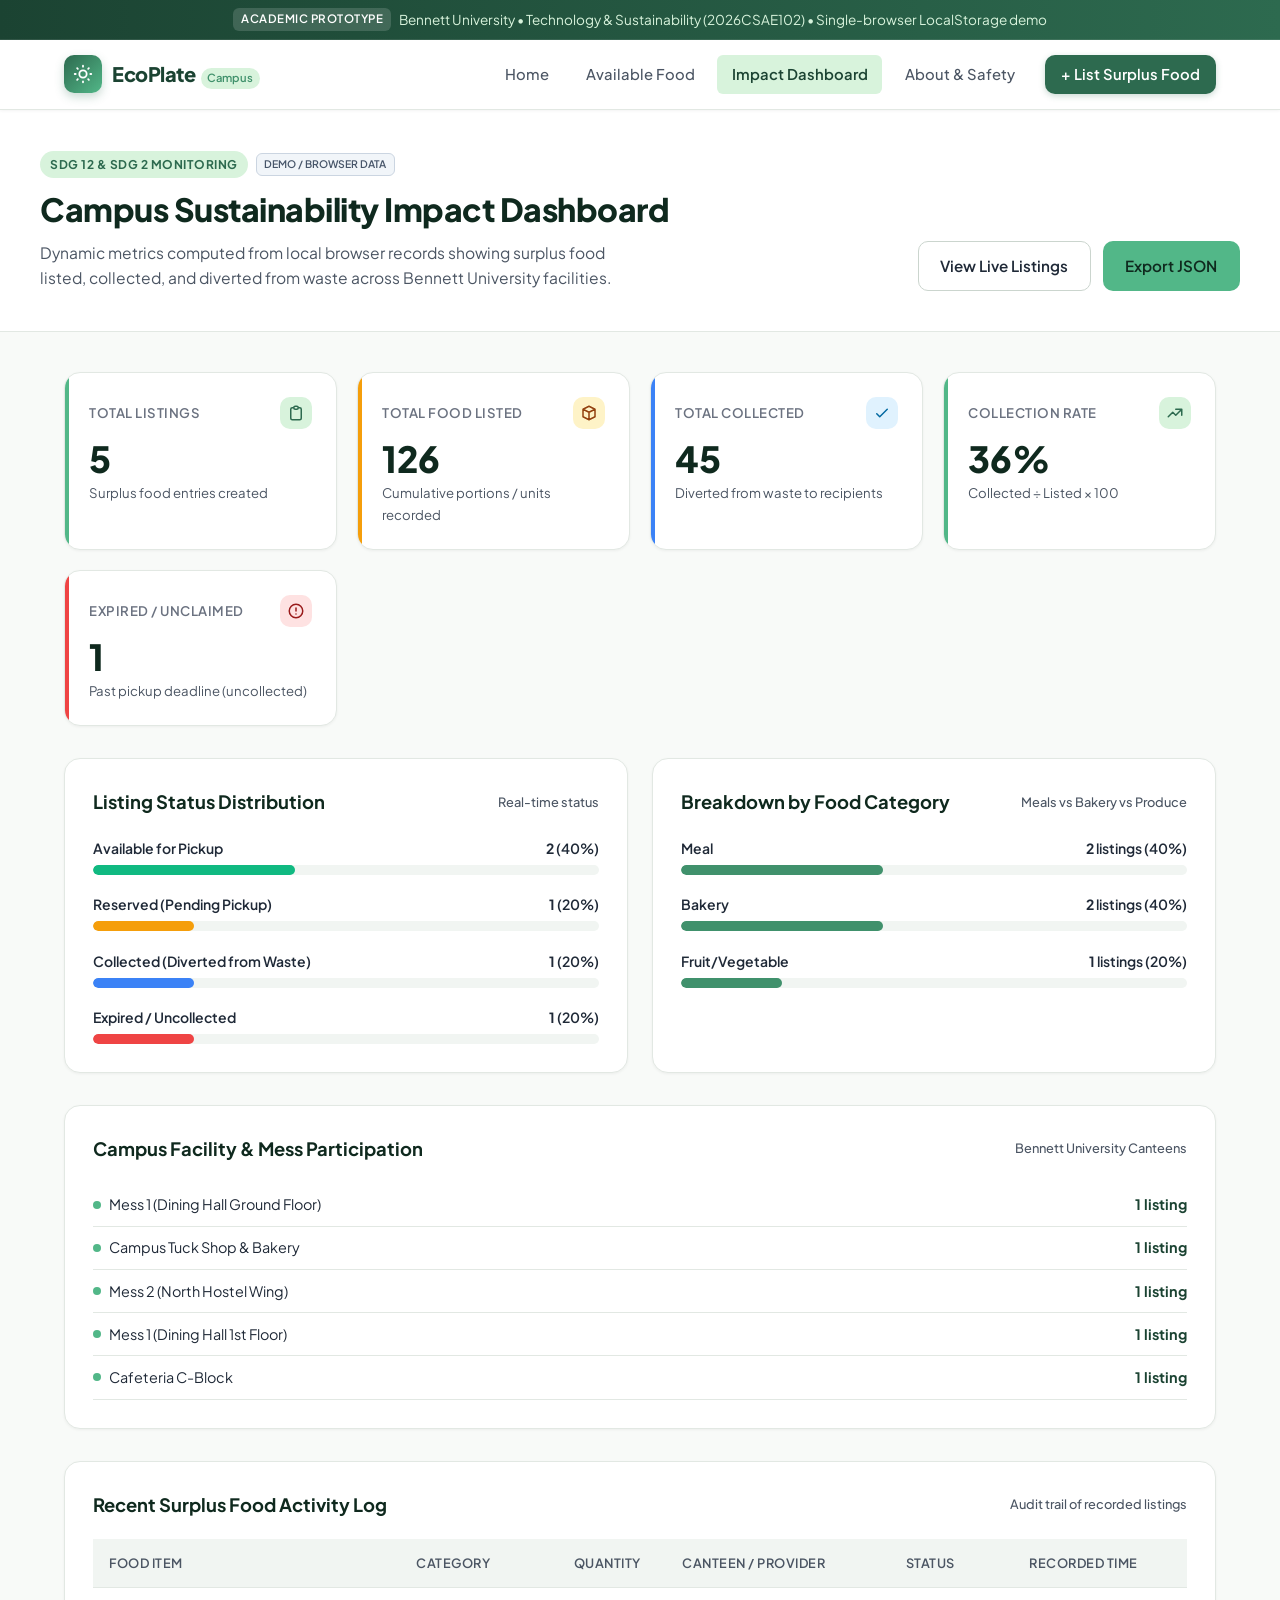
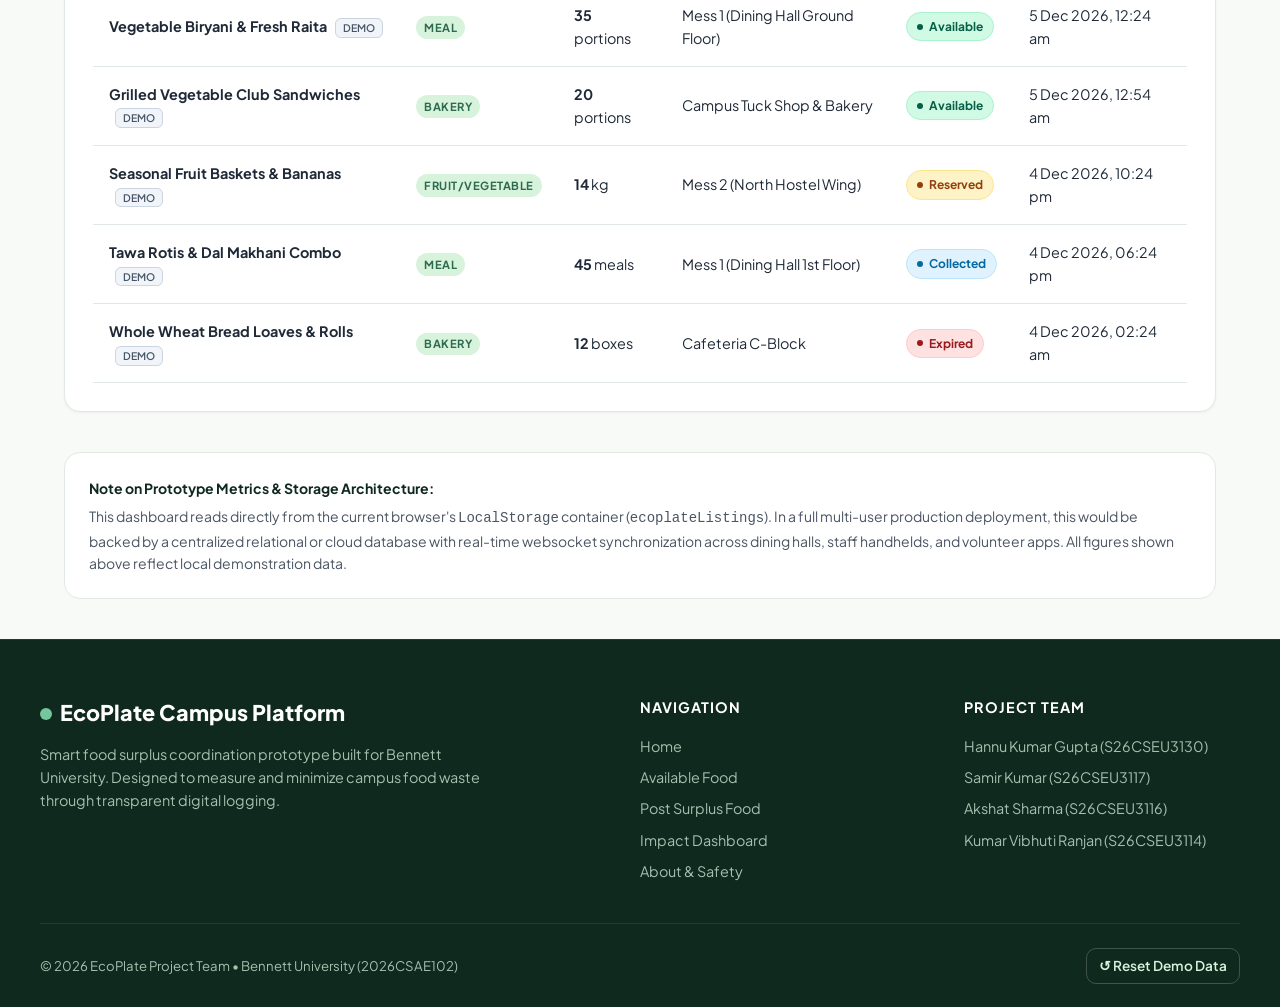
<file: dashboard.html>
<!DOCTYPE html>
<html lang="en">
<head>
  <meta charset="UTF-8">
  <meta name="viewport" content="width=device-width, initial-scale=1.0">
  <title>Campus Impact Dashboard — EcoPlate | Bennett University</title>
  <meta name="description" content="Real-time campus food waste reduction metrics, collection rates, and surplus food distribution data for Bennett University.">
  
  <link rel="preconnect" href="https://fonts.googleapis.com">
  <link rel="preconnect" href="https://fonts.gstatic.com" crossorigin>
  <link href="https://fonts.googleapis.com/css2?family=Plus+Jakarta+Sans:wght@400;500;600;700;800&display=swap" rel="stylesheet">
  
  <link rel="stylesheet" href="css/styles.css">
</head>
<body>

  <!-- Academic Prototype Disclaimer Banner -->
  <div class="safety-banner">
    <strong>Academic Prototype</strong>
    <span>Bennett University • Technology & Sustainability (2026CSAE102) • Single-browser LocalStorage demo</span>
  </div>

  <!-- Header Navigation -->
  <header class="site-header">
    <div class="nav-container">
      <a href="index.html" class="brand-link" id="navBrand">
        <div class="brand-icon">
          <svg fill="none" stroke="currentColor" viewBox="0 0 24 24"><path stroke-linecap="round" stroke-linejoin="round" stroke-width="2" d="M12 3v1m0 16v1m9-9h-1M4 12H3m15.364 6.364l-.707-.707M6.343 6.343l-.707-.707m12.728 0l-.707.707M6.343 17.657l-.707.707M16 12a4 4 0 11-8 0 4 4 0 018 0z"/></svg>
        </div>
        <div class="brand-title">
          EcoPlate <span class="tag">Campus</span>
        </div>
      </a>

      <nav>
        <ul class="nav-links">
          <li><a href="index.html" class="nav-link" id="navHome">Home</a></li>
          <li><a href="food.html" class="nav-link" id="navFood">Available Food</a></li>
          <li><a href="dashboard.html" class="nav-link active" id="navDashboard">Impact Dashboard</a></li>
          <li><a href="about.html" class="nav-link" id="navAbout">About & Safety</a></li>
          <li><a href="add-listing.html" class="nav-link nav-btn-cta" id="navAddListing">+ List Surplus Food</a></li>
        </ul>
      </nav>

      <button class="mobile-toggle" aria-label="Toggle navigation menu" id="mobileToggleBtn">
        <svg fill="none" stroke="currentColor" viewBox="0 0 24 24"><path stroke-linecap="round" stroke-linejoin="round" stroke-width="2" d="M4 6h16M4 12h16m-7 6h7"/></svg>
      </button>
    </div>
  </header>

  <main>
    <section class="page-header">
      <div class="page-header-content">
        <div>
          <div style="display:inline-flex; align-items:center; gap:0.5rem; margin-bottom:0.4rem;">
            <span class="card-category">SDG 12 & SDG 2 Monitoring</span>
            <span class="badge-demo">Demo / Browser Data</span>
          </div>
          <h1 class="page-header-title">Campus Sustainability Impact Dashboard</h1>
          <p class="page-header-subtitle">
            Dynamic metrics computed from local browser records showing surplus food listed, collected, and diverted from waste across Bennett University facilities.
          </p>
        </div>
        <div style="display:flex; gap:0.75rem;">
          <a href="food.html" class="btn btn-outline">
            View Live Listings
          </a>
          <button onclick="handleExportData()" class="btn btn-primary" title="Export local listings as JSON">
            Export JSON
          </button>
        </div>
      </div>
    </section>

    <div class="page-container" id="dashboardContent">
      <!-- Top Primary KPI Metric Cards -->
      <section class="metrics-row" aria-label="Campus Sustainability KPI Cards">
        
        <!-- Total Listings Card -->
        <article class="metric-card">
          <div class="metric-header">
            <span class="metric-label">Total Listings</span>
            <div class="metric-icon">
              <svg fill="none" stroke="currentColor" viewBox="0 0 24 24"><path stroke-linecap="round" stroke-linejoin="round" stroke-width="2" d="M9 5H7a2 2 0 00-2 2v12a2 2 0 002 2h10a2 2 0 002-2V7a2 2 0 00-2-2h-2M9 5a2 2 0 002 2h2a2 2 0 002-2M9 5a2 2 0 012-2h2a2 2 0 012 2"/></svg>
            </div>
          </div>
          <div class="metric-value" id="metricTotalListings">0</div>
          <div class="metric-sub">Surplus food entries created</div>
        </article>

        <!-- Listed Quantity Card -->
        <article class="metric-card accent-amber">
          <div class="metric-header">
            <span class="metric-label">Total Food Listed</span>
            <div class="metric-icon" style="background:#fef3c7; color:#92400e;">
              <svg fill="none" stroke="currentColor" viewBox="0 0 24 24"><path stroke-linecap="round" stroke-linejoin="round" stroke-width="2" d="M20 7l-8-4-8 4m16 0l-8 4m8-4v10l-8 4m0-10L4 7m8 4v10M4 7v10l8 4"/></svg>
            </div>
          </div>
          <div class="metric-value" id="metricTotalListedQty">0</div>
          <div class="metric-sub">Cumulative portions / units recorded</div>
        </article>

        <!-- Collected Quantity Card -->
        <article class="metric-card accent-blue">
          <div class="metric-header">
            <span class="metric-label">Total Collected</span>
            <div class="metric-icon" style="background:#e0f2fe; color:#0369a1;">
              <svg fill="none" stroke="currentColor" viewBox="0 0 24 24"><path stroke-linecap="round" stroke-linejoin="round" stroke-width="2" d="M5 13l4 4L19 7"/></svg>
            </div>
          </div>
          <div class="metric-value" id="metricTotalCollectedQty">0</div>
          <div class="metric-sub">Diverted from waste to recipients</div>
        </article>

        <!-- Collection Rate Card -->
        <article class="metric-card">
          <div class="metric-header">
            <span class="metric-label">Collection Rate</span>
            <div class="metric-icon">
              <svg fill="none" stroke="currentColor" viewBox="0 0 24 24"><path stroke-linecap="round" stroke-linejoin="round" stroke-width="2" d="M13 7h8m0 0v8m0-8l-8 8-4-4-6 6"/></svg>
            </div>
          </div>
          <div class="metric-value" id="metricCollectionRate">0%</div>
          <div class="metric-sub">Collected ÷ Listed × 100</div>
        </article>

        <!-- Expired / Uncollected Card -->
        <article class="metric-card accent-red">
          <div class="metric-header">
            <span class="metric-label">Expired / Unclaimed</span>
            <div class="metric-icon" style="background:#fee2e2; color:#991b1b;">
              <svg fill="none" stroke="currentColor" viewBox="0 0 24 24"><path stroke-linecap="round" stroke-linejoin="round" stroke-width="2" d="M12 8v4m0 4h.01M21 12a9 9 0 11-18 0 9 9 0 0118 0z"/></svg>
            </div>
          </div>
          <div class="metric-value" id="metricExpiredCount">0</div>
          <div class="metric-sub">Past pickup deadline (uncollected)</div>
        </article>

      </section>

      <!-- Visual Breakdown Charts -->
      <div class="dashboard-grid">
        <!-- Status Breakdown Progress -->
        <div class="dashboard-card">
          <div class="dashboard-card-title">
            <span>Listing Status Distribution</span>
            <span style="font-size:0.8rem; font-weight:500; color:var(--text-muted);">Real-time status</span>
          </div>
          <div id="statusBreakdownList" class="progress-list">
            <!-- Injected via dashboard.js -->
          </div>
        </div>

        <!-- Food Category Breakdown -->
        <div class="dashboard-card">
          <div class="dashboard-card-title">
            <span>Breakdown by Food Category</span>
            <span style="font-size:0.8rem; font-weight:500; color:var(--text-muted);">Meals vs Bakery vs Produce</span>
          </div>
          <div id="categoryBreakdownList" class="progress-list">
            <!-- Injected via dashboard.js -->
          </div>
        </div>
      </div>

      <!-- Campus Provider Participation -->
      <div class="dashboard-card" style="margin-bottom:2rem;">
        <div class="dashboard-card-title">
          <span>Campus Facility & Mess Participation</span>
          <span style="font-size:0.8rem; font-weight:500; color:var(--text-muted);">Bennett University Canteens</span>
        </div>
        <div id="providerBreakdownList">
          <!-- Injected via dashboard.js -->
        </div>
      </div>

      <!-- Recent Activity Audit Table -->
      <div class="dashboard-card">
        <div class="dashboard-card-title">
          <span>Recent Surplus Food Activity Log</span>
          <span style="font-size:0.8rem; font-weight:500; color:var(--text-muted);">Audit trail of recorded listings</span>
        </div>
        <div class="activity-table-wrapper">
          <table class="data-table">
            <thead>
              <tr>
                <th>Food Item</th>
                <th>Category</th>
                <th>Quantity</th>
                <th>Canteen / Provider</th>
                <th>Status</th>
                <th>Recorded Time</th>
              </tr>
            </thead>
            <tbody id="recentActivityTableBody">
              <!-- Injected via dashboard.js -->
            </tbody>
          </table>
        </div>
      </div>

      <!-- Academic & Data Storage Notice -->
      <div style="margin-top:2.5rem; background:white; border:1px solid var(--border-subtle); border-radius:var(--radius-lg); padding:1.5rem; font-size:0.875rem; color:var(--text-muted);">
        <strong style="color:var(--primary-900); display:block; margin-bottom:0.35rem;">Note on Prototype Metrics & Storage Architecture:</strong>
        This dashboard reads directly from the current browser's <code>LocalStorage</code> container (<code>ecoplateListings</code>). In a full multi-user production deployment, this would be backed by a centralized relational or cloud database with real-time websocket synchronization across dining halls, staff handhelds, and volunteer apps. All figures shown above reflect local demonstration data.
      </div>
    </div>
  </main>

  <!-- Site Footer -->
  <footer class="site-footer">
    <div class="footer-container">
      <div class="footer-top">
        <div class="footer-brand">
          <h4>
            <span style="display:inline-block; width:12px; height:12px; border-radius:50%; background:var(--primary-400);"></span>
            EcoPlate Campus Platform
          </h4>
          <p>
            Smart food surplus coordination prototype built for Bennett University. Designed to measure and minimize campus food waste through transparent digital logging.
          </p>
        </div>

        <div class="footer-links">
          <h5>Navigation</h5>
          <ul>
            <li><a href="index.html">Home</a></li>
            <li><a href="food.html">Available Food</a></li>
            <li><a href="add-listing.html">Post Surplus Food</a></li>
            <li><a href="dashboard.html">Impact Dashboard</a></li>
            <li><a href="about.html">About & Safety</a></li>
          </ul>
        </div>

        <div class="footer-links">
          <h5>Project Team</h5>
          <ul>
            <li>Hannu Kumar Gupta (S26CSEU3130)</li>
            <li>Samir Kumar (S26CSEU3117)</li>
            <li>Akshat Sharma (S26CSEU3116)</li>
            <li>Kumar Vibhuti Ranjan (S26CSEU3114)</li>
          </ul>
        </div>
      </div>

      <div class="footer-bottom">
        <div>
          © 2026 EcoPlate Project Team • Bennett University (2026CSAE102)
        </div>
        <div>
          <button id="btnResetDemo" class="btn btn-outline btn-sm" style="color:#d8f3dc; border-color:rgba(255,255,255,0.2);">
            ↺ Reset Demo Data
          </button>
        </div>
      </div>
    </div>
  </footer>

  <!-- Scripts -->
  <script src="js/storage.js"></script>
  <script src="js/app.js"></script>
  <script src="js/dashboard.js"></script>
  <script>
    function handleExportData() {
      const listings = window.StorageEngine.getListings();
      const dataStr = "data:text/json;charset=utf-8," + encodeURIComponent(JSON.stringify(listings, null, 2));
      const downloadAnchor = document.createElement('a');
      downloadAnchor.setAttribute("href", dataStr);
      downloadAnchor.setAttribute("download", `ecoplate_listings_${new Date().toISOString().slice(0,10)}.json`);
      document.body.appendChild(downloadAnchor);
      downloadAnchor.click();
      downloadAnchor.remove();
      window.showToast('Listings JSON exported successfully!', 'success');
    }
  </script>
</body>
</html>
</file>
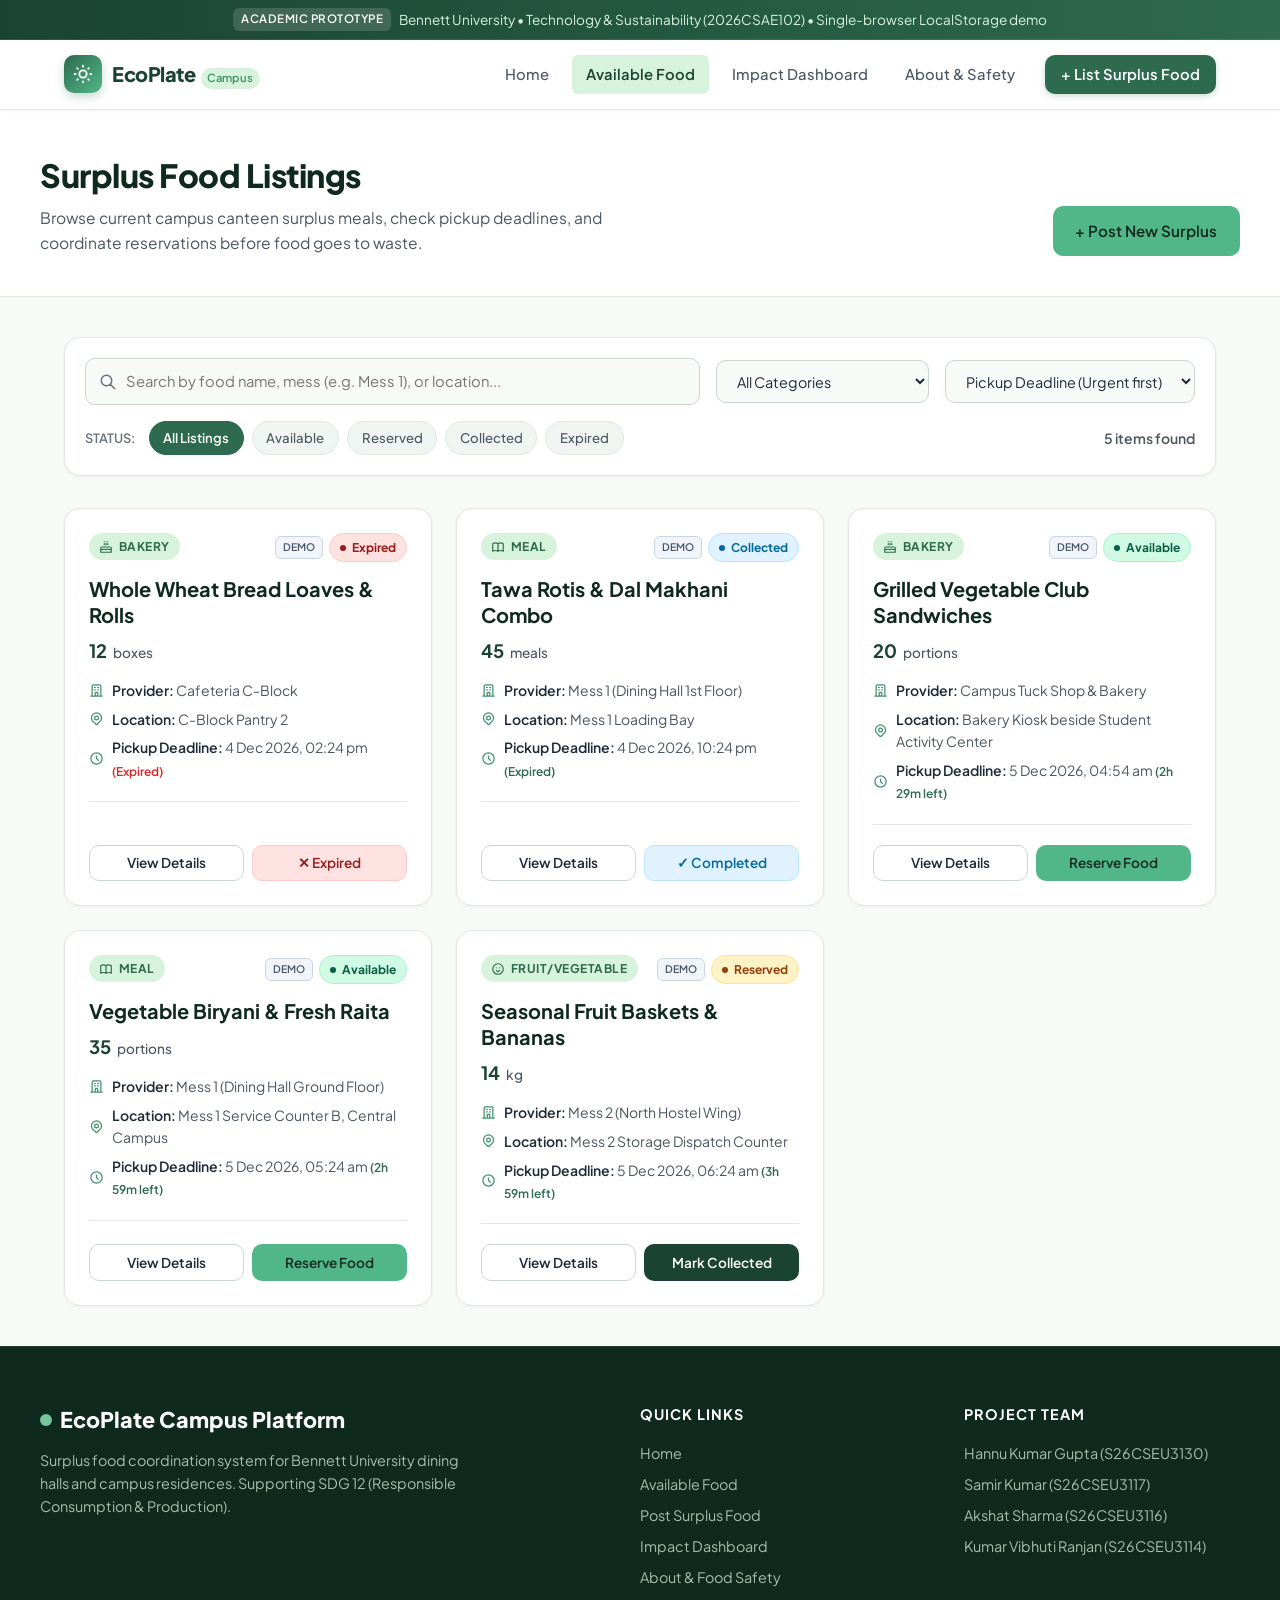
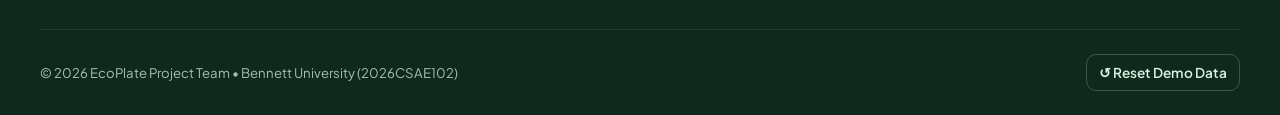
<file: food.html>
<!DOCTYPE html>
<html lang="en">
<head>
  <meta charset="UTF-8">
  <meta name="viewport" content="width=device-width, initial-scale=1.0">
  <title>Available Food Listings — EcoPlate | Campus Food Surplus</title>
  <meta name="description" content="Browse, search, and reserve surplus food listings from Bennett University dining halls and canteens.">
  
  <link rel="preconnect" href="https://fonts.googleapis.com">
  <link rel="preconnect" href="https://fonts.gstatic.com" crossorigin>
  <link href="https://fonts.googleapis.com/css2?family=Plus+Jakarta+Sans:wght@400;500;600;700;800&display=swap" rel="stylesheet">
  
  <link rel="stylesheet" href="css/styles.css">
</head>
<body>

  <!-- Academic Prototype Disclaimer Banner -->
  <div class="safety-banner">
    <strong>Academic Prototype</strong>
    <span>Bennett University • Technology & Sustainability (2026CSAE102) • Single-browser LocalStorage demo</span>
  </div>

  <!-- Header Navigation -->
  <header class="site-header">
    <div class="nav-container">
      <a href="index.html" class="brand-link" id="navBrand">
        <div class="brand-icon">
          <svg fill="none" stroke="currentColor" viewBox="0 0 24 24"><path stroke-linecap="round" stroke-linejoin="round" stroke-width="2" d="M12 3v1m0 16v1m9-9h-1M4 12H3m15.364 6.364l-.707-.707M6.343 6.343l-.707-.707m12.728 0l-.707.707M6.343 17.657l-.707.707M16 12a4 4 0 11-8 0 4 4 0 018 0z"/></svg>
        </div>
        <div class="brand-title">
          EcoPlate <span class="tag">Campus</span>
        </div>
      </a>

      <nav>
        <ul class="nav-links">
          <li><a href="index.html" class="nav-link" id="navHome">Home</a></li>
          <li><a href="food.html" class="nav-link" id="navFood">Available Food</a></li>
          <li><a href="dashboard.html" class="nav-link" id="navDashboard">Impact Dashboard</a></li>
          <li><a href="about.html" class="nav-link" id="navAbout">About & Safety</a></li>
          <li><a href="add-listing.html" class="nav-link nav-btn-cta" id="navAddListing">+ List Surplus Food</a></li>
        </ul>
      </nav>

      <button class="mobile-toggle" aria-label="Toggle navigation menu" id="mobileToggleBtn">
        <svg fill="none" stroke="currentColor" viewBox="0 0 24 24"><path stroke-linecap="round" stroke-linejoin="round" stroke-width="2" d="M4 6h16M4 12h16m-7 6h7"/></svg>
      </button>
    </div>
  </header>

  <main>
    <!-- Internal Page Header -->
    <section class="page-header">
      <div class="page-header-content">
        <div>
          <h1 class="page-header-title">Surplus Food Listings</h1>
          <p class="page-header-subtitle">
            Browse current campus canteen surplus meals, check pickup deadlines, and coordinate reservations before food goes to waste.
          </p>
        </div>
        <div>
          <a href="add-listing.html" class="btn btn-primary" id="btnPageAddListing">
            + Post New Surplus
          </a>
        </div>
      </div>
    </section>

    <div class="page-container">
      <!-- Search and Filter Controls Bar -->
      <section class="controls-bar" aria-label="Surplus Food Search and Filters">
        <div class="controls-top">
          <!-- Keyword Search -->
          <div class="search-box">
            <svg fill="none" stroke="currentColor" viewBox="0 0 24 24"><path stroke-linecap="round" stroke-linejoin="round" stroke-width="2" d="M21 21l-6-6m2-5a7 7 0 11-14 0 7 7 0 0114 0z"/></svg>
            <input 
              type="text" 
              id="foodSearchInput" 
              class="search-input" 
              placeholder="Search by food name, mess (e.g. Mess 1), or location..." 
              aria-label="Search surplus food"
            />
          </div>

          <!-- Category Filter Dropdown -->
          <select id="categoryFilter" class="filter-select" aria-label="Filter by food category">
            <option value="All">All Categories</option>
            <option value="Meal">Meals & Cooked Food</option>
            <option value="Bakery">Bakery & Breads</option>
            <option value="Fruit/Vegetable">Fruits & Fresh Produce</option>
            <option value="Packaged Food">Packaged Goods</option>
            <option value="Snacks">Snacks & Evening Items</option>
          </select>

          <!-- Sort Order Dropdown -->
          <select id="sortFilter" class="filter-select" aria-label="Sort listings">
            <option value="deadline-asc">Pickup Deadline (Urgent first)</option>
            <option value="qty-desc">Quantity (Highest first)</option>
            <option value="newest">Recently Posted</option>
          </select>
        </div>

        <!-- Status Filter Chips -->
        <div style="display:flex; justify-content:space-between; align-items:center; flex-wrap:wrap; gap:0.75rem;">
          <div class="filter-chips">
            <span class="chip-label">Status:</span>
            <button class="chip active" data-status="All">All Listings</button>
            <button class="chip" data-status="Available">Available</button>
            <button class="chip" data-status="Reserved">Reserved</button>
            <button class="chip" data-status="Collected">Collected</button>
            <button class="chip" data-status="Expired">Expired</button>
          </div>

          <div id="resultsCount" style="font-size:0.875rem; color:var(--text-muted); font-weight:600;">
            Loading listings...
          </div>
        </div>
      </section>

      <!-- Listings Grid (Injected via js/listings.js) -->
      <section id="listingsGrid" class="listings-grid" aria-live="polite">
        <!-- Javascript renders food cards here -->
      </section>
    </div>
  </main>

  <!-- Site Footer -->
  <footer class="site-footer">
    <div class="footer-container">
      <div class="footer-top">
        <div class="footer-brand">
          <h4>
            <span style="display:inline-block; width:12px; height:12px; border-radius:50%; background:var(--primary-400);"></span>
            EcoPlate Campus Platform
          </h4>
          <p>
            Surplus food coordination system for Bennett University dining halls and campus residences. Supporting SDG 12 (Responsible Consumption & Production).
          </p>
        </div>

        <div class="footer-links">
          <h5>Quick Links</h5>
          <ul>
            <li><a href="index.html">Home</a></li>
            <li><a href="food.html">Available Food</a></li>
            <li><a href="add-listing.html">Post Surplus Food</a></li>
            <li><a href="dashboard.html">Impact Dashboard</a></li>
            <li><a href="about.html">About & Food Safety</a></li>
          </ul>
        </div>

        <div class="footer-links">
          <h5>Project Team</h5>
          <ul>
            <li>Hannu Kumar Gupta (S26CSEU3130)</li>
            <li>Samir Kumar (S26CSEU3117)</li>
            <li>Akshat Sharma (S26CSEU3116)</li>
            <li>Kumar Vibhuti Ranjan (S26CSEU3114)</li>
          </ul>
        </div>
      </div>

      <div class="footer-bottom">
        <div>
          © 2026 EcoPlate Project Team • Bennett University (2026CSAE102)
        </div>
        <div>
          <button id="btnResetDemo" class="btn btn-outline btn-sm" style="color:#d8f3dc; border-color:rgba(255,255,255,0.2);">
            ↺ Reset Demo Data
          </button>
        </div>
      </div>
    </div>
  </footer>

  <!-- Scripts -->
  <script src="js/storage.js"></script>
  <script src="js/app.js"></script>
  <script src="js/listings.js"></script>
</body>
</html>
</file>
<file: css/styles.css>
/* EcoPlate - A Smart Campus Food Waste Reduction Platform
   Design System & Master Stylesheet
   Color Palette: Deep Green, Mint, Off-white, Charcoal
   Course: Technology & Sustainability (2026CSAE102) - Bennett University
*/

:root {
  /* Color Palette - Forest Greens & Fresh Mints */
  --primary-900: #0f291e;
  --primary-800: #1b4332;
  --primary-700: #2d6a4f;
  --primary-600: #40916c;
  --primary-500: #52b788;
  --primary-400: #74c69d;
  --primary-300: #95d5b2;
  --primary-200: #b7e4c7;
  --primary-100: #d8f3dc;
  --primary-50:  #eaf7ee;

  /* Neutrals & Surfaces */
  --bg-main: #f8faf8;
  --bg-surface: #ffffff;
  --bg-subtle: #f1f5f2;
  --border-subtle: #e2e8e3;
  --border-medium: #cbd5ce;
  
  /* Typography Colors */
  --text-main: #1f2937;
  --text-muted: #4b5563;
  --text-light: #6b7280;
  --text-inverted: #ffffff;

  /* Status Tokens */
  --status-available-bg: #d1fae5;
  --status-available-text: #065f46;
  --status-available-border: #a7f3d0;

  --status-reserved-bg: #fef3c7;
  --status-reserved-text: #92400e;
  --status-reserved-border: #fde68a;

  --status-collected-bg: #e0f2fe;
  --status-collected-text: #0369a1;
  --status-collected-border: #bae6fd;

  --status-expired-bg: #fee2e2;
  --status-expired-text: #991b1b;
  --status-expired-border: #fecaca;

  /* UI Shadows & Elevations */
  --shadow-sm: 0 1px 3px rgba(0, 0, 0, 0.05);
  --shadow-md: 0 4px 14px rgba(27, 67, 50, 0.08);
  --shadow-lg: 0 10px 25px rgba(27, 67, 50, 0.12);
  --shadow-xl: 0 20px 35px -5px rgba(27, 67, 50, 0.15);

  /* Radius */
  --radius-sm: 6px;
  --radius-md: 10px;
  --radius-lg: 16px;
  --radius-xl: 24px;
  --radius-pill: 9999px;

  /* Spacing & Layout */
  --container-max: 1200px;
  --font-family: 'Plus Jakarta Sans', -apple-system, BlinkMacSystemFont, 'Segoe UI', Roboto, Helvetica, Arial, sans-serif;
  --transition-fast: 150ms ease;
  --transition-normal: 250ms cubic-bezier(0.4, 0, 0.2, 1);
}

/* Base Reset & Box Sizing */
*, *::before, *::after {
  box-sizing: border-box;
  margin: 0;
  padding: 0;
}

body {
  font-family: var(--font-family);
  background-color: var(--bg-main);
  color: var(--text-main);
  line-height: 1.6;
  -webkit-font-smoothing: antialiased;
  min-height: 100vh;
  display: flex;
  flex-direction: column;
}

img, svg {
  display: block;
  max-width: 100%;
}

a {
  color: inherit;
  text-decoration: none;
}

button, input, select, textarea {
  font: inherit;
}

/* Prototype Disclaimer Banner */
.safety-banner {
  background: linear-gradient(90deg, #1b4332 0%, #2d6a4f 100%);
  color: #d8f3dc;
  font-size: 0.85rem;
  padding: 0.5rem 1rem;
  text-align: center;
  border-bottom: 1px solid rgba(255, 255, 255, 0.1);
  display: flex;
  align-items: center;
  justify-content: center;
  gap: 0.5rem;
}

.safety-banner strong {
  color: #ffffff;
  background-color: rgba(255, 255, 255, 0.15);
  padding: 0.15rem 0.5rem;
  border-radius: var(--radius-sm);
  font-weight: 600;
  text-transform: uppercase;
  font-size: 0.72rem;
  letter-spacing: 0.5px;
}

/* Header & Navigation */
.site-header {
  background: rgba(255, 255, 255, 0.95);
  backdrop-filter: blur(8px);
  -webkit-backdrop-filter: blur(8px);
  position: sticky;
  top: 0;
  z-index: 100;
  border-bottom: 1px solid var(--border-subtle);
  box-shadow: var(--shadow-sm);
}

.nav-container {
  max-width: var(--container-max);
  margin: 0 auto;
  padding: 0.9rem 1.5rem;
  display: flex;
  align-items: center;
  justify-content: space-between;
}

.brand-link {
  display: flex;
  align-items: center;
  gap: 0.65rem;
  text-decoration: none;
}

.brand-icon {
  width: 38px;
  height: 38px;
  background: linear-gradient(135deg, var(--primary-700), var(--primary-500));
  border-radius: var(--radius-md);
  display: flex;
  align-items: center;
  justify-content: center;
  color: white;
  box-shadow: 0 4px 10px rgba(45, 106, 79, 0.25);
}

.brand-icon svg {
  width: 22px;
  height: 22px;
}

.brand-title {
  font-size: 1.25rem;
  font-weight: 800;
  letter-spacing: -0.5px;
  color: var(--primary-800);
  display: flex;
  align-items: baseline;
  gap: 0.35rem;
}

.brand-title span.tag {
  font-size: 0.7rem;
  font-weight: 600;
  color: var(--primary-600);
  background: var(--primary-100);
  padding: 0.1rem 0.4rem;
  border-radius: var(--radius-pill);
  letter-spacing: 0;
}

.nav-links {
  display: flex;
  list-style: none;
  align-items: center;
  gap: 0.5rem;
}

.nav-link {
  padding: 0.5rem 0.9rem;
  font-size: 0.925rem;
  font-weight: 500;
  color: var(--text-muted);
  border-radius: var(--radius-sm);
  transition: all var(--transition-fast);
  display: flex;
  align-items: center;
  gap: 0.4rem;
}

.nav-link:hover {
  color: var(--primary-700);
  background-color: var(--bg-subtle);
}

.nav-link.active {
  color: var(--primary-800);
  background-color: var(--primary-100);
  font-weight: 600;
}

.nav-btn-cta {
  background-color: var(--primary-700);
  color: white !important;
  font-weight: 600;
  padding: 0.5rem 1rem;
  border-radius: var(--radius-md);
  box-shadow: 0 2px 6px rgba(45, 106, 79, 0.25);
  margin-left: 0.5rem;
  transition: all var(--transition-fast);
}

.nav-btn-cta:hover {
  background-color: var(--primary-800);
  transform: translateY(-1px);
}

/* Mobile Nav Toggle */
.mobile-toggle {
  display: none;
  background: transparent;
  border: none;
  cursor: pointer;
  padding: 0.5rem;
  color: var(--text-main);
}

.mobile-toggle svg {
  width: 26px;
  height: 26px;
}

/* Main Container Layout */
main {
  flex: 1;
}

.page-container {
  max-width: var(--container-max);
  margin: 0 auto;
  padding: 2.5rem 1.5rem;
}

/* Hero Section */
.hero {
  background: linear-gradient(135deg, #0f291e 0%, #1b4332 50%, #2d6a4f 100%);
  color: white;
  padding: 4.5rem 1.5rem;
  position: relative;
  overflow: hidden;
}

.hero::after {
  content: '';
  position: absolute;
  top: -30%;
  right: -10%;
  width: 500px;
  height: 500px;
  background: radial-gradient(circle, rgba(116, 198, 157, 0.15) 0%, rgba(0,0,0,0) 70%);
  pointer-events: none;
}

.hero-content {
  max-width: var(--container-max);
  margin: 0 auto;
  display: grid;
  grid-template-columns: 1.2fr 0.8fr;
  gap: 3rem;
  align-items: center;
  position: relative;
  z-index: 1;
}

.hero-badge {
  display: inline-flex;
  align-items: center;
  gap: 0.5rem;
  background: rgba(255, 255, 255, 0.12);
  border: 1px solid rgba(255, 255, 255, 0.2);
  padding: 0.35rem 0.85rem;
  border-radius: var(--radius-pill);
  font-size: 0.825rem;
  font-weight: 600;
  color: var(--primary-200);
  margin-bottom: 1.25rem;
}

.hero-title {
  font-size: 3rem;
  line-height: 1.15;
  font-weight: 800;
  letter-spacing: -1px;
  margin-bottom: 1.25rem;
}

.hero-title span.highlight {
  color: var(--primary-300);
  background: linear-gradient(120deg, #95d5b2, #74c69d);
  -webkit-background-clip: text;
  -webkit-text-fill-color: transparent;
}

.hero-subtitle {
  font-size: 1.125rem;
  color: #d1e7dd;
  margin-bottom: 2rem;
  max-width: 540px;
  line-height: 1.6;
}

.hero-actions {
  display: flex;
  gap: 1rem;
  flex-wrap: wrap;
}

.btn {
  display: inline-flex;
  align-items: center;
  justify-content: center;
  gap: 0.5rem;
  padding: 0.75rem 1.35rem;
  font-size: 0.95rem;
  font-weight: 600;
  border-radius: var(--radius-md);
  cursor: pointer;
  transition: all var(--transition-fast);
  border: 1px solid transparent;
  text-decoration: none;
}

.btn svg {
  width: 18px;
  height: 18px;
}

.btn-primary {
  background-color: var(--primary-500);
  color: var(--primary-900);
}

.btn-primary:hover {
  background-color: var(--primary-400);
  transform: translateY(-2px);
  box-shadow: 0 4px 12px rgba(82, 183, 136, 0.4);
}

.btn-secondary {
  background: rgba(255, 255, 255, 0.12);
  color: white;
  border-color: rgba(255, 255, 255, 0.25);
  backdrop-filter: blur(4px);
}

.btn-secondary:hover {
  background: rgba(255, 255, 255, 0.2);
  transform: translateY(-2px);
}

.btn-solid-dark {
  background-color: var(--primary-800);
  color: white;
}

.btn-solid-dark:hover {
  background-color: var(--primary-900);
  transform: translateY(-1px);
}

.btn-outline {
  background-color: transparent;
  border: 1px solid var(--border-medium);
  color: var(--text-main);
}

.btn-outline:hover {
  background-color: var(--bg-subtle);
  border-color: var(--primary-600);
}

.btn-danger {
  background-color: #fee2e2;
  color: #991b1b;
  border: 1px solid #fecaca;
}

.btn-danger:hover {
  background-color: #ef4444;
  color: white;
}

.btn-sm {
  padding: 0.4rem 0.75rem;
  font-size: 0.85rem;
}

.hero-stats-card {
  background: rgba(255, 255, 255, 0.08);
  backdrop-filter: blur(12px);
  border: 1px solid rgba(255, 255, 255, 0.15);
  border-radius: var(--radius-xl);
  padding: 2rem;
  box-shadow: var(--shadow-xl);
}

.hero-stats-title {
  font-size: 0.9rem;
  text-transform: uppercase;
  letter-spacing: 1px;
  color: var(--primary-300);
  margin-bottom: 1.25rem;
  display: flex;
  align-items: center;
  justify-content: space-between;
}

.hero-stats-grid {
  display: grid;
  grid-template-columns: 1fr 1fr;
  gap: 1.25rem;
}

.stat-item {
  background: rgba(0, 0, 0, 0.2);
  padding: 1.25rem;
  border-radius: var(--radius-lg);
  border: 1px solid rgba(255, 255, 255, 0.06);
}

.stat-value {
  font-size: 1.85rem;
  font-weight: 800;
  color: white;
  line-height: 1.1;
  margin-bottom: 0.25rem;
}

.stat-label {
  font-size: 0.8rem;
  color: #b7e4c7;
}

/* Feature & Section Styles */
.section {
  padding: 4rem 1.5rem;
}

.section-alt {
  background-color: var(--bg-subtle);
}

.section-header {
  text-align: center;
  max-width: 680px;
  margin: 0 auto 3rem auto;
}

.section-eyebrow {
  color: var(--primary-600);
  font-weight: 700;
  font-size: 0.85rem;
  text-transform: uppercase;
  letter-spacing: 1px;
  margin-bottom: 0.5rem;
  display: inline-block;
}

.section-title {
  font-size: 2.2rem;
  font-weight: 800;
  color: var(--primary-900);
  letter-spacing: -0.5px;
  line-height: 1.2;
  margin-bottom: 0.85rem;
}

.section-desc {
  color: var(--text-muted);
  font-size: 1.05rem;
}

/* Workflow Step Cards */
.steps-grid {
  display: grid;
  grid-template-columns: repeat(auto-fit, minmax(260px, 1fr));
  gap: 1.5rem;
  max-width: var(--container-max);
  margin: 0 auto;
}

.step-card {
  background: var(--bg-surface);
  border-radius: var(--radius-lg);
  padding: 2rem;
  border: 1px solid var(--border-subtle);
  box-shadow: var(--shadow-sm);
  transition: transform var(--transition-fast), box-shadow var(--transition-fast);
  position: relative;
}

.step-card:hover {
  transform: translateY(-4px);
  box-shadow: var(--shadow-md);
  border-color: var(--primary-300);
}

.step-number {
  width: 42px;
  height: 42px;
  background: var(--primary-100);
  color: var(--primary-800);
  font-weight: 800;
  border-radius: var(--radius-md);
  display: flex;
  align-items: center;
  justify-content: center;
  font-size: 1.15rem;
  margin-bottom: 1.25rem;
}

.step-title {
  font-size: 1.2rem;
  font-weight: 700;
  color: var(--primary-900);
  margin-bottom: 0.65rem;
}

.step-card p {
  color: var(--text-muted);
  font-size: 0.925rem;
}

/* SDG Cards */
.sdg-grid {
  display: grid;
  grid-template-columns: 1fr 1fr;
  gap: 2rem;
  max-width: var(--container-max);
  margin: 0 auto;
}

.sdg-card {
  background: white;
  border-radius: var(--radius-xl);
  padding: 2.25rem;
  border: 1px solid var(--border-subtle);
  display: flex;
  gap: 1.5rem;
  align-items: flex-start;
  box-shadow: var(--shadow-sm);
}

.sdg-badge-icon {
  width: 64px;
  height: 64px;
  flex-shrink: 0;
  border-radius: var(--radius-lg);
  display: flex;
  flex-direction: column;
  align-items: center;
  justify-content: center;
  font-weight: 800;
  color: white;
}

.sdg-12 {
  background: #bf8b2e; /* SDG 12 color */
}

.sdg-2 {
  background: #d3a029; /* SDG 2 color */
}

.sdg-number {
  font-size: 1.5rem;
  line-height: 1;
}

.sdg-label {
  font-size: 0.65rem;
  letter-spacing: 0.5px;
  text-transform: uppercase;
}

.sdg-content h3 {
  font-size: 1.25rem;
  font-weight: 700;
  margin-bottom: 0.5rem;
  color: var(--primary-900);
}

.sdg-content p {
  font-size: 0.925rem;
  color: var(--text-muted);
  line-height: 1.55;
}

/* Page Header (Internal pages) */
.page-header {
  background: white;
  border-bottom: 1px solid var(--border-subtle);
  padding: 2.5rem 1.5rem;
}

.page-header-content {
  max-width: var(--container-max);
  margin: 0 auto;
  display: flex;
  justify-content: space-between;
  align-items: flex-end;
  flex-wrap: wrap;
  gap: 1.5rem;
}

.page-header-title {
  font-size: 2rem;
  font-weight: 800;
  color: var(--primary-900);
  letter-spacing: -0.5px;
  margin-bottom: 0.35rem;
}

.page-header-subtitle {
  color: var(--text-muted);
  font-size: 0.975rem;
  max-width: 600px;
}

/* Listings Controls Bar (Search & Filter) */
.controls-bar {
  background: white;
  border: 1px solid var(--border-subtle);
  border-radius: var(--radius-lg);
  padding: 1.25rem;
  margin-bottom: 2rem;
  box-shadow: var(--shadow-sm);
  display: flex;
  flex-direction: column;
  gap: 1rem;
}

.controls-top {
  display: flex;
  gap: 1rem;
  align-items: center;
  flex-wrap: wrap;
}

.search-box {
  flex: 1;
  min-width: 250px;
  position: relative;
}

.search-box svg {
  position: absolute;
  left: 0.9rem;
  top: 50%;
  transform: translateY(-50%);
  width: 18px;
  height: 18px;
  color: var(--text-light);
}

.search-input {
  width: 100%;
  padding: 0.65rem 1rem 0.65rem 2.5rem;
  border: 1px solid var(--border-medium);
  border-radius: var(--radius-md);
  font-size: 0.925rem;
  background: var(--bg-main);
  transition: all var(--transition-fast);
}

.search-input:focus {
  outline: none;
  border-color: var(--primary-500);
  background: white;
  box-shadow: 0 0 0 3px rgba(82, 183, 136, 0.2);
}

.filter-select {
  padding: 0.65rem 1rem;
  border: 1px solid var(--border-medium);
  border-radius: var(--radius-md);
  background: var(--bg-main);
  font-size: 0.9rem;
  color: var(--text-main);
  cursor: pointer;
  min-width: 150px;
}

.filter-select:focus {
  outline: none;
  border-color: var(--primary-500);
  box-shadow: 0 0 0 3px rgba(82, 183, 136, 0.2);
}

/* Filter Chips / Badges row */
.filter-chips {
  display: flex;
  gap: 0.5rem;
  flex-wrap: wrap;
  align-items: center;
}

.chip-label {
  font-size: 0.8rem;
  font-weight: 600;
  color: var(--text-light);
  text-transform: uppercase;
  margin-right: 0.35rem;
}

.chip {
  background: var(--bg-subtle);
  border: 1px solid var(--border-subtle);
  padding: 0.35rem 0.85rem;
  border-radius: var(--radius-pill);
  font-size: 0.825rem;
  font-weight: 500;
  cursor: pointer;
  transition: all var(--transition-fast);
  color: var(--text-muted);
}

.chip:hover {
  background: var(--primary-100);
  color: var(--primary-800);
}

.chip.active {
  background: var(--primary-700);
  border-color: var(--primary-700);
  color: white;
  font-weight: 600;
}

/* Food Listings Grid */
.listings-grid {
  display: grid;
  grid-template-columns: repeat(auto-fill, minmax(320px, 1fr));
  gap: 1.5rem;
}

.food-card {
  background: white;
  border: 1px solid var(--border-subtle);
  border-radius: var(--radius-lg);
  padding: 1.5rem;
  box-shadow: var(--shadow-sm);
  display: flex;
  flex-direction: column;
  transition: all var(--transition-fast);
  position: relative;
}

.food-card:hover {
  transform: translateY(-3px);
  box-shadow: var(--shadow-md);
  border-color: var(--primary-300);
}

.card-top {
  display: flex;
  justify-content: space-between;
  align-items: flex-start;
  margin-bottom: 0.85rem;
  gap: 0.5rem;
}

.card-category {
  font-size: 0.75rem;
  font-weight: 700;
  text-transform: uppercase;
  letter-spacing: 0.5px;
  color: var(--primary-700);
  background: var(--primary-100);
  padding: 0.25rem 0.65rem;
  border-radius: var(--radius-pill);
  display: inline-flex;
  align-items: center;
  gap: 0.35rem;
}

/* Status Badges */
.badge-status {
  font-size: 0.75rem;
  font-weight: 700;
  padding: 0.25rem 0.65rem;
  border-radius: var(--radius-pill);
  display: inline-flex;
  align-items: center;
  gap: 0.35rem;
  border: 1px solid transparent;
}

.badge-status::before {
  content: '';
  width: 6px;
  height: 6px;
  border-radius: 50%;
  display: inline-block;
}

.badge-available {
  background: var(--status-available-bg);
  color: var(--status-available-text);
  border-color: var(--status-available-border);
}
.badge-available::before { background: var(--status-available-text); }

.badge-reserved {
  background: var(--status-reserved-bg);
  color: var(--status-reserved-text);
  border-color: var(--status-reserved-border);
}
.badge-reserved::before { background: var(--status-reserved-text); }

.badge-collected {
  background: var(--status-collected-bg);
  color: var(--status-collected-text);
  border-color: var(--status-collected-border);
}
.badge-collected::before { background: var(--status-collected-text); }

.badge-expired {
  background: var(--status-expired-bg);
  color: var(--status-expired-text);
  border-color: var(--status-expired-border);
}
.badge-expired::before { background: var(--status-expired-text); }

.badge-demo {
  background: #f1f5f9;
  color: #475569;
  font-size: 0.65rem;
  padding: 0.15rem 0.45rem;
  border-radius: var(--radius-sm);
  border: 1px solid #cbd5e1;
  font-weight: 600;
  text-transform: uppercase;
}

.card-title {
  font-size: 1.25rem;
  font-weight: 700;
  color: var(--primary-900);
  margin-bottom: 0.5rem;
  line-height: 1.3;
}

.card-quantity-badge {
  display: inline-flex;
  align-items: baseline;
  gap: 0.35rem;
  font-weight: 700;
  color: var(--primary-800);
  font-size: 1.15rem;
  margin-bottom: 0.85rem;
}

.card-quantity-badge span.unit {
  font-size: 0.85rem;
  font-weight: 500;
  color: var(--text-muted);
}

.card-info-list {
  list-style: none;
  font-size: 0.875rem;
  color: var(--text-muted);
  display: flex;
  flex-direction: column;
  gap: 0.4rem;
  margin-bottom: 1.25rem;
  padding-bottom: 1.25rem;
  border-bottom: 1px solid var(--border-subtle);
}

.card-info-item {
  display: flex;
  align-items: center;
  gap: 0.5rem;
}

.card-info-item svg {
  width: 15px;
  height: 15px;
  color: var(--primary-600);
  flex-shrink: 0;
}

.card-info-item strong {
  color: var(--text-main);
  font-weight: 600;
}

.card-actions {
  margin-top: auto;
  display: flex;
  gap: 0.5rem;
}

.card-actions .btn {
  flex: 1;
}

/* Empty State */
.empty-state {
  text-align: center;
  padding: 4rem 1.5rem;
  background: white;
  border-radius: var(--radius-lg);
  border: 2px dashed var(--border-medium);
  grid-column: 1 / -1;
}

.empty-state-icon {
  width: 64px;
  height: 64px;
  background: var(--primary-100);
  color: var(--primary-700);
  border-radius: 50%;
  display: flex;
  align-items: center;
  justify-content: center;
  margin: 0 auto 1.25rem auto;
}

.empty-state-icon svg {
  width: 32px;
  height: 32px;
}

.empty-state h3 {
  font-size: 1.25rem;
  font-weight: 700;
  color: var(--primary-900);
  margin-bottom: 0.5rem;
}

.empty-state p {
  color: var(--text-muted);
  max-width: 420px;
  margin: 0 auto 1.5rem auto;
  font-size: 0.925rem;
}

/* Forms & Input Styling */
.form-container {
  max-width: 720px;
  margin: 0 auto;
  background: white;
  border-radius: var(--radius-xl);
  padding: 2.5rem;
  border: 1px solid var(--border-subtle);
  box-shadow: var(--shadow-md);
}

.form-grid {
  display: grid;
  grid-template-columns: 1fr 1fr;
  gap: 1.25rem;
}

.form-group {
  display: flex;
  flex-direction: column;
  gap: 0.4rem;
}

.form-group.full-width {
  grid-column: 1 / -1;
}

.form-label {
  font-size: 0.875rem;
  font-weight: 600;
  color: var(--text-main);
  display: flex;
  align-items: center;
  justify-content: space-between;
}

.form-label .required {
  color: #dc2626;
}

.form-input, .form-select, .form-textarea {
  width: 100%;
  padding: 0.75rem 1rem;
  border: 1px solid var(--border-medium);
  border-radius: var(--radius-md);
  font-size: 0.95rem;
  background: white;
  transition: all var(--transition-fast);
}

.form-input:focus, .form-select:focus, .form-textarea:focus {
  outline: none;
  border-color: var(--primary-500);
  box-shadow: 0 0 0 3px rgba(82, 183, 136, 0.2);
}

.form-input.is-invalid, .form-select.is-invalid, .form-textarea.is-invalid {
  border-color: #ef4444;
  background-color: #fffaf0;
}

.form-input.is-invalid:focus, .form-select.is-invalid:focus {
  box-shadow: 0 0 0 3px rgba(239, 68, 68, 0.2);
}

.field-error {
  color: #dc2626;
  font-size: 0.8rem;
  font-weight: 500;
  display: none;
  align-items: center;
  gap: 0.25rem;
}

.field-error.visible {
  display: flex;
}

.field-hint {
  font-size: 0.775rem;
  color: var(--text-light);
}

/* Checkbox Card */
.checkbox-card {
  display: flex;
  align-items: flex-start;
  gap: 0.85rem;
  padding: 1.15rem;
  background: var(--bg-subtle);
  border-radius: var(--radius-md);
  border: 1px solid var(--border-subtle);
  cursor: pointer;
}

.checkbox-card input[type="checkbox"] {
  width: 18px;
  height: 18px;
  accent-color: var(--primary-700);
  cursor: pointer;
  margin-top: 0.2rem;
}

.checkbox-card-content {
  font-size: 0.875rem;
  color: var(--text-muted);
}

.checkbox-card-content strong {
  display: block;
  color: var(--primary-900);
  margin-bottom: 0.2rem;
}

/* Dashboard Metric Cards */
.metrics-row {
  display: grid;
  grid-template-columns: repeat(auto-fit, minmax(230px, 1fr));
  gap: 1.25rem;
  margin-bottom: 2rem;
}

.metric-card {
  background: white;
  border-radius: var(--radius-lg);
  padding: 1.5rem;
  border: 1px solid var(--border-subtle);
  box-shadow: var(--shadow-sm);
  display: flex;
  flex-direction: column;
  position: relative;
  overflow: hidden;
}

.metric-card::before {
  content: '';
  position: absolute;
  top: 0;
  left: 0;
  width: 4px;
  height: 100%;
  background: var(--primary-500);
}

.metric-card.accent-amber::before { background: #f59e0b; }
.metric-card.accent-blue::before { background: #3b82f6; }
.metric-card.accent-red::before { background: #ef4444; }

.metric-header {
  display: flex;
  justify-content: space-between;
  align-items: center;
  margin-bottom: 0.75rem;
}

.metric-label {
  font-size: 0.825rem;
  font-weight: 600;
  color: var(--text-light);
  text-transform: uppercase;
  letter-spacing: 0.5px;
}

.metric-icon {
  width: 32px;
  height: 32px;
  border-radius: var(--radius-md);
  background: var(--primary-100);
  color: var(--primary-700);
  display: flex;
  align-items: center;
  justify-content: center;
}

.metric-icon svg {
  width: 18px;
  height: 18px;
}

.metric-value {
  font-size: 2.25rem;
  font-weight: 800;
  color: var(--primary-900);
  line-height: 1;
  margin-bottom: 0.35rem;
}

.metric-sub {
  font-size: 0.825rem;
  color: var(--text-muted);
}

/* Dashboard Visual Charts & Breakdowns */
.dashboard-grid {
  display: grid;
  grid-template-columns: 1fr 1fr;
  gap: 1.5rem;
  margin-bottom: 2rem;
}

.dashboard-card {
  background: white;
  border-radius: var(--radius-lg);
  padding: 1.75rem;
  border: 1px solid var(--border-subtle);
  box-shadow: var(--shadow-sm);
}

.dashboard-card-title {
  font-size: 1.15rem;
  font-weight: 700;
  color: var(--primary-900);
  margin-bottom: 1.25rem;
  display: flex;
  justify-content: space-between;
  align-items: center;
}

.progress-list {
  display: flex;
  flex-direction: column;
  gap: 1.15rem;
}

.progress-item-header {
  display: flex;
  justify-content: space-between;
  font-size: 0.875rem;
  font-weight: 600;
  margin-bottom: 0.35rem;
}

.progress-bar-track {
  width: 100%;
  height: 10px;
  background: var(--bg-subtle);
  border-radius: var(--radius-pill);
  overflow: hidden;
}

.progress-bar-fill {
  height: 100%;
  border-radius: var(--radius-pill);
  transition: width 0.6s ease;
}

.fill-available { background: #10b981; }
.fill-reserved { background: #f59e0b; }
.fill-collected { background: #3b82f6; }
.fill-expired { background: #ef4444; }

/* Status Transition Timeline / Log */
.activity-table-wrapper {
  overflow-x: auto;
}

.data-table {
  width: 100%;
  border-collapse: collapse;
  font-size: 0.9rem;
  text-align: left;
}

.data-table th {
  background: var(--bg-subtle);
  padding: 0.85rem 1rem;
  font-weight: 600;
  color: var(--text-muted);
  border-bottom: 1px solid var(--border-subtle);
  font-size: 0.8rem;
  text-transform: uppercase;
  letter-spacing: 0.5px;
}

.data-table td {
  padding: 1rem;
  border-bottom: 1px solid var(--border-subtle);
  color: var(--text-main);
}

.data-table tr:hover {
  background-color: var(--bg-main);
}

/* Modal Dialog */
.modal-overlay {
  position: fixed;
  top: 0;
  left: 0;
  right: 0;
  bottom: 0;
  background: rgba(15, 41, 30, 0.6);
  backdrop-filter: blur(4px);
  -webkit-backdrop-filter: blur(4px);
  display: none;
  align-items: center;
  justify-content: center;
  z-index: 999;
  padding: 1rem;
}

.modal-overlay.active {
  display: flex;
}

.modal-card {
  background: white;
  border-radius: var(--radius-xl);
  max-width: 580px;
  width: 100%;
  padding: 2rem;
  box-shadow: var(--shadow-xl);
  position: relative;
  max-height: 90vh;
  overflow-y: auto;
  animation: modalEnter 0.2s ease-out;
}

@keyframes modalEnter {
  from { opacity: 0; transform: scale(0.96) translateY(10px); }
  to { opacity: 1; transform: scale(1) translateY(0); }
}

.modal-close {
  position: absolute;
  top: 1.25rem;
  right: 1.25rem;
  background: var(--bg-subtle);
  border: none;
  cursor: pointer;
  width: 32px;
  height: 32px;
  border-radius: 50%;
  display: flex;
  align-items: center;
  justify-content: center;
  color: var(--text-muted);
}

.modal-close:hover {
  background: var(--border-subtle);
  color: var(--text-main);
}

.modal-title {
  font-size: 1.4rem;
  font-weight: 800;
  color: var(--primary-900);
  margin-bottom: 0.5rem;
}

.modal-detail-row {
  display: flex;
  justify-content: space-between;
  padding: 0.75rem 0;
  border-bottom: 1px solid var(--border-subtle);
  font-size: 0.925rem;
}

.modal-detail-label {
  color: var(--text-muted);
  font-weight: 500;
}

.modal-detail-value {
  color: var(--text-main);
  font-weight: 600;
  text-align: right;
}

.modal-actions {
  display: flex;
  gap: 0.75rem;
  margin-top: 1.75rem;
  flex-wrap: wrap;
}

.modal-actions .btn {
  flex: 1;
}

/* Toast Notifications */
.toast-container {
  position: fixed;
  bottom: 2rem;
  right: 2rem;
  z-index: 1100;
  display: flex;
  flex-direction: column;
  gap: 0.75rem;
  pointer-events: none;
}

.toast {
  pointer-events: auto;
  background: white;
  border-radius: var(--radius-md);
  padding: 1rem 1.25rem;
  box-shadow: var(--shadow-lg);
  border-left: 4px solid var(--primary-600);
  display: flex;
  align-items: center;
  gap: 0.75rem;
  min-width: 280px;
  max-width: 420px;
  font-size: 0.925rem;
  animation: toastIn 0.3s cubic-bezier(0.16, 1, 0.3, 1);
}

.toast.toast-error {
  border-left-color: #ef4444;
}

.toast.toast-info {
  border-left-color: #3b82f6;
}

@keyframes toastIn {
  from { opacity: 0; transform: translateY(20px); }
  to { opacity: 1; transform: translateY(0); }
}

/* Team Grid (About Page) */
.team-grid {
  display: grid;
  grid-template-columns: repeat(auto-fit, minmax(240px, 1fr));
  gap: 1.5rem;
  margin: 2rem 0;
}

.team-card {
  background: white;
  border: 1px solid var(--border-subtle);
  border-radius: var(--radius-lg);
  padding: 1.75rem;
  text-align: center;
  box-shadow: var(--shadow-sm);
  transition: transform var(--transition-fast);
}

.team-card:hover {
  transform: translateY(-3px);
  border-color: var(--primary-400);
}

.team-avatar {
  width: 60px;
  height: 60px;
  background: linear-gradient(135deg, var(--primary-700), var(--primary-500));
  color: white;
  font-size: 1.35rem;
  font-weight: 800;
  border-radius: 50%;
  display: flex;
  align-items: center;
  justify-content: center;
  margin: 0 auto 1rem auto;
}

.team-name {
  font-size: 1.1rem;
  font-weight: 700;
  color: var(--primary-900);
}

.team-enroll {
  font-size: 0.8rem;
  font-weight: 600;
  color: var(--primary-600);
  background: var(--primary-50);
  padding: 0.15rem 0.5rem;
  border-radius: var(--radius-pill);
  display: inline-block;
  margin: 0.25rem 0 0.5rem 0;
}

.team-role {
  font-size: 0.85rem;
  color: var(--text-muted);
}

/* Footer */
.site-footer {
  background: #0f291e;
  color: #a7bfae;
  padding: 3.5rem 1.5rem 1.5rem 1.5rem;
  margin-top: auto;
  border-top: 1px solid rgba(255, 255, 255, 0.08);
}

.footer-container {
  max-width: var(--container-max);
  margin: 0 auto;
}

.footer-top {
  display: grid;
  grid-template-columns: 2fr 1fr 1fr;
  gap: 3rem;
  margin-bottom: 2.5rem;
}

.footer-brand h4 {
  font-size: 1.35rem;
  font-weight: 800;
  color: white;
  margin-bottom: 0.75rem;
  display: flex;
  align-items: center;
  gap: 0.5rem;
}

.footer-brand p {
  font-size: 0.9rem;
  line-height: 1.6;
  max-width: 440px;
}

.footer-links h5 {
  font-size: 0.9rem;
  color: white;
  text-transform: uppercase;
  letter-spacing: 1px;
  margin-bottom: 1rem;
}

.footer-links ul {
  list-style: none;
  display: flex;
  flex-direction: column;
  gap: 0.5rem;
  font-size: 0.9rem;
}

.footer-links a:hover {
  color: var(--primary-300);
}

.footer-bottom {
  padding-top: 1.5rem;
  border-top: 1px solid rgba(255, 255, 255, 0.08);
  display: flex;
  justify-content: space-between;
  align-items: center;
  flex-wrap: wrap;
  gap: 1rem;
  font-size: 0.825rem;
}

/* Responsive Utilities */
@media (max-width: 900px) {
  .hero-content {
    grid-template-columns: 1fr;
    text-align: center;
  }
  .hero-subtitle {
    margin-left: auto;
    margin-right: auto;
  }
  .hero-actions {
    justify-content: center;
  }
  .dashboard-grid, .sdg-grid {
    grid-template-columns: 1fr;
  }
  .footer-top {
    grid-template-columns: 1fr;
    gap: 2rem;
  }
}

@media (max-width: 768px) {
  .hero-title {
    font-size: 2.25rem;
  }
  .nav-links {
    display: none;
    position: absolute;
    top: 100%;
    left: 0;
    right: 0;
    background: white;
    flex-direction: column;
    padding: 1.25rem;
    box-shadow: var(--shadow-lg);
    border-bottom: 1px solid var(--border-subtle);
  }
  .nav-links.mobile-open {
    display: flex;
  }
  .nav-btn-cta {
    margin-left: 0;
    width: 100%;
    text-align: center;
  }
  .mobile-toggle {
    display: block;
  }
  .form-grid {
    grid-template-columns: 1fr;
  }
  .controls-top {
    flex-direction: column;
    align-items: stretch;
  }
}
</file>
